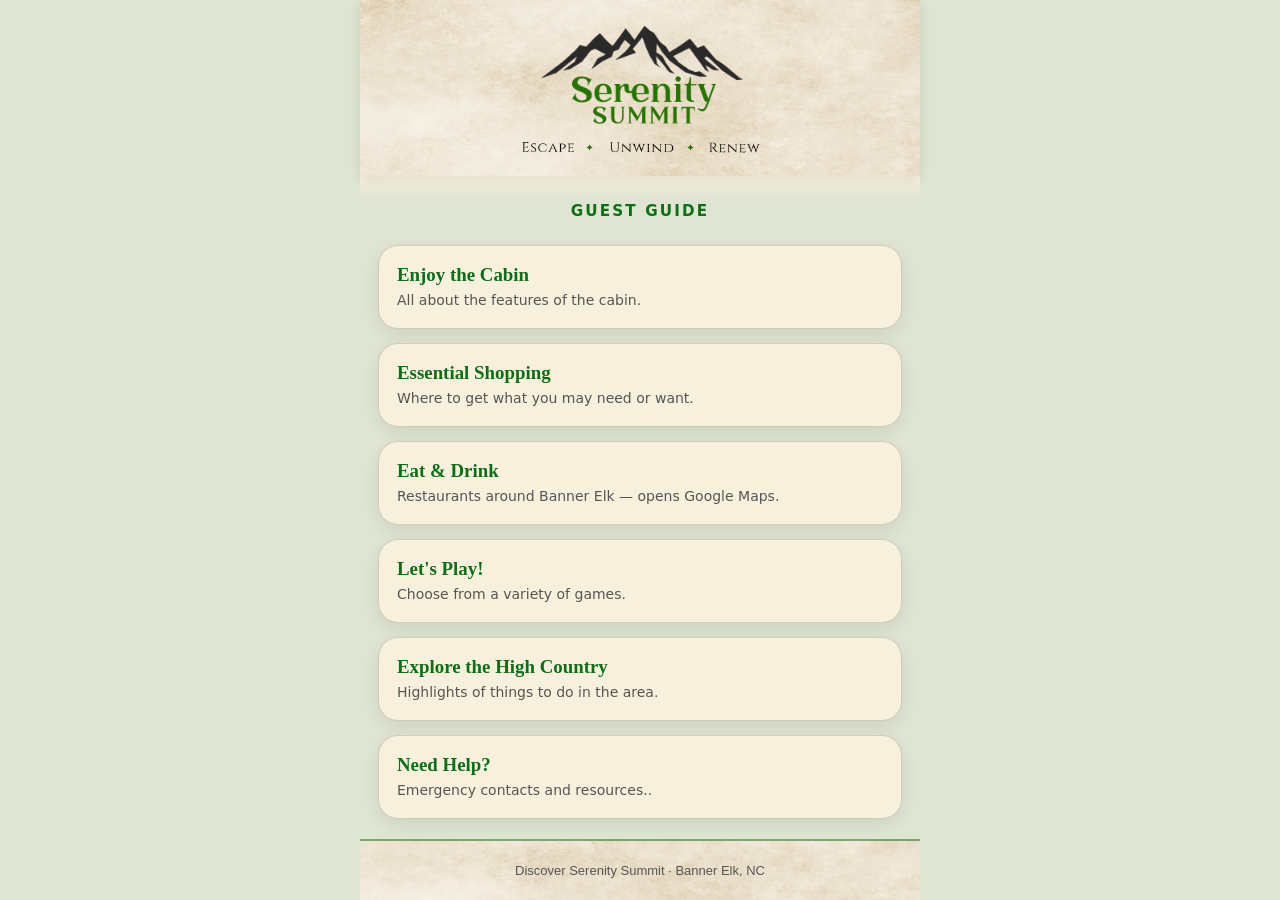
<file: index.html>
<!doctype html>
<html lang="en">
<head>
<meta charset="utf-8">
<meta name="viewport" content="width=device-width, initial-scale=1">
<meta name="theme-color" content="#ffffff">
<title>Discover Serenity Summit</title>
<link rel="stylesheet" href="shared.css?v=7">
</head>
<body>
<div class="page">

<header class="header">

  <a class="logo-link" href="./" aria-label="Serenity Summit home"><img class="logo"
       src="images/Logo-Borderless-sm2.png"
       alt="Serenity Summit"></a>

  <img class="tagline-image"
       src="images/Tagline.png"
       alt="Escape • Unwind • Renew">

</header>
<div class="fade" aria-hidden="true"></div>
<main class="content">
  <p class="intro">
    Guest Guide
  </p>

  <nav class="grid">
    <a class="card" href="guest-guide/">
      <strong>Enjoy the Cabin</strong>
      <span>All about the features of the cabin.</span>
    </a>

    <a class="card" href="shopping.html">
      <strong>Essential Shopping</strong>
      <span>Where to get what you may need or want.</span>
    </a>

    <a class="card" href="https://www.google.com/maps/search/?api=1&amp;query=restaurants+in+Banner+Elk+NC" target="_blank" rel="noopener">
      <strong>Eat &amp; Drink</strong>
      <span>Restaurants around Banner Elk &mdash; opens Google Maps.</span>
    </a>

    <a class="card" href="play.html">
      <strong>Let's Play!</strong>
      <span>Choose from a variety of games.</span>
    </a>

    <a class="card" href="explore.html">
      <strong>Explore the High Country</strong>
      <span>Highlights of things to do in the area.</span>
    </a>

    <a class="card" href="emergency.html">
      <strong>Need Help?</strong>
      <span>Emergency contacts and resources..</span>
    </a>

  </nav>

</main>
<div class="footer">Discover Serenity Summit · Banner Elk, NC</div>

</div>
</body>
</html>
</file>
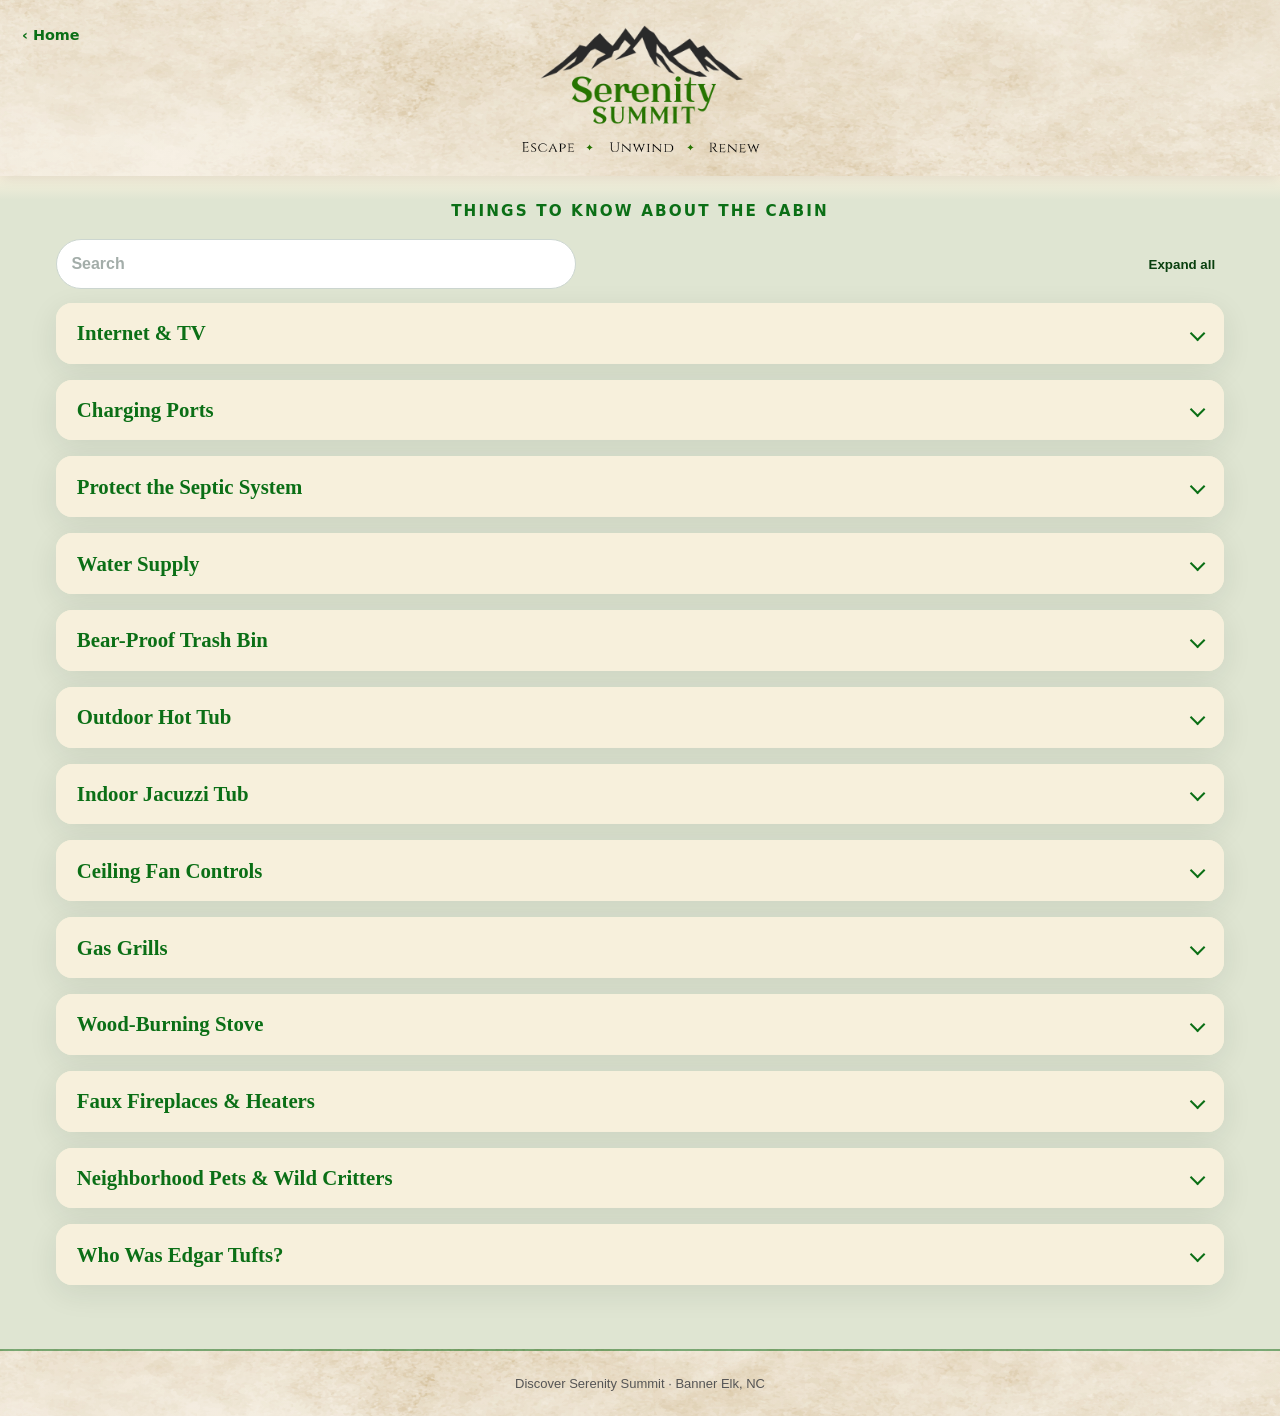
<file: guest-guide/index.html>
<!doctype html>
<html lang="en">
<head>
  <meta charset="utf-8">
  <meta name="viewport" content="width=device-width, initial-scale=1">
  <meta name="theme-color" content="#ffffff">
  <meta name="description" content="Serenity Summit cabin guest guide for internet, amenities, safety, appliances, wildlife and local history.">
  <title>Guest Guide | Serenity Summit</title>
  <link rel="stylesheet" href="../shared.css?v=7">
  <link rel="stylesheet" href="styles.css?v=15">
  <script defer src="script.js?v=5"></script>
</head>
<body>
<a class="skip-link" href="#guide">Skip to guest guide</a>
<header class="header">
  <a class="back" href="../">‹ Home</a>
  <a class="logo-link" href="../" aria-label="Serenity Summit home"><img class="logo" src="../images/Logo-Borderless-sm2.png" alt="Serenity Summit"></a>
  <img class="tagline-image" src="../images/Tagline.png" alt="Escape • Unwind • Renew">
</header>
<div class="fade" aria-hidden="true"></div>
<p class="intro">Things to Know About the Cabin</p>

<div class="utility-bar" aria-label="Guide tools">
  <div class="utility-inner">
    <label class="search-wrap" for="guide-search">
      <input id="guide-search" type="search" placeholder="Search" aria-label="Search the guest guide" autocomplete="off">
    </label>
    <button id="expand-all" class="text-button" type="button">Expand all</button>
  </div>
</div>

<div class="layout">
  <main id="guide" class="guide">
    <div id="no-results" class="no-results" hidden>No matching sections found.</div>

    <section class="guide-section" id="internet-tv" data-title="Internet & TV">
      <button class="section-heading" aria-expanded="false" aria-controls="internet-tv-content">
        <span>Internet &amp; TV</span><span class="chevron" aria-hidden="true"></span>
      </button>
      <div class="section-content" id="internet-tv-content" hidden>
        <h3>Internet access</h3>
        <p>Wi-Fi is powered by fiber optics through a local internet service provider.<br>Carolina Cabin Rentals will provide login information.</p>
        <h3>Streaming TV</h3>
        <div class="media-row logos">
          <img src="assets/youtube-tv.jpg" alt="YouTube TV logo">
          <img src="assets/netflix.jpg" alt="Netflix logo">
        </div>
        <p>Programming is provided through <strong>YouTube TV</strong> for network and cable channels, and <strong>Netflix Premium</strong> for movies and other programming. Netflix Premium permits viewing on up to four devices at once.</p>
        <ol>
          <li>Turn on the desired TV.</li>
          <li>Navigate to the TV home screen.</li>
          <li>Select YouTube TV or Netflix. These should be near the top of the app list unless moved by a previous guest.</li>
          <li>Each app should be logged into the Serenity Summit account. If not, contact the rental company.</li>
        </ol>
        <div class="notice">Please do not rearrange or remove these two primary apps, and do not sign out of either account.</div>
        <h3>Games</h3>
        <p>Board and card games are provided on both the main and lower levels &mdash; see <a href="../play.html">Let&rsquo;s Play!</a> for details. Please leave them in good condition for future guests.</p>
      </div>
    </section>

    <section class="guide-section" id="charging-ports" data-title="Charging Ports">
      <button class="section-heading" aria-expanded="false" aria-controls="charging-ports-content"><span>Charging Ports</span><span class="chevron" aria-hidden="true"></span></button>
      <div class="section-content" id="charging-ports-content" hidden>
        <p>The cabin includes convenient power and charging ports attached to various pieces of furniture. Many table lamps also have USB charging ports in their bases.</p>
        <div class="image-grid two"><img src="assets/charging-console.jpg" alt="Furniture power center with standard USB and USB-C charging ports"><img src="assets/charging-lamp.jpg" alt="USB charging port in the base of a table lamp"></div>
      </div>
    </section>

    <section class="guide-section" id="septic-system" data-title="Protect the Septic System">
      <button class="section-heading" aria-expanded="false" aria-controls="septic-system-content"><span>Protect the Septic System</span><span class="chevron" aria-hidden="true"></span></button>
      <div class="section-content" id="septic-system-content" hidden>
        <p>The cabin is <strong>not</strong> connected to a municipal sewer system. Wastewater is processed by a dedicated septic system designed only for wastewater, toilet paper, and material that has passed through the digestive system.</p>
        <div class="alert danger"><strong>Do not put anything else into drains or toilets.</strong> A septic failure can cause a wastewater backup and extremely expensive repairs.</div>
        <h3>Never flush or drain</h3>
        <ul class="columns">
          <li>Diapers</li><li>Wipes, including “flushable” wipes</li><li>Hygiene products</li><li>Paper towels</li><li>Solid or undigested food</li><li>Coffee grounds</li><li>Grease or oil</li><li>Chemicals or paint</li>
        </ul>
        <div class="image-grid two contain"><img src="assets/septic-sign-1.jpg" alt="Sensitive septic system reminder sign"><img src="assets/septic-sign-2.jpg" alt="Please do not flush products other than toilet paper sign"></div>
        <p>Thank you for helping protect the system and the stays of future guests.</p>
      </div>
    </section>

    <section class="guide-section" id="water-supply" data-title="Water Supply">
      <button class="section-heading" aria-expanded="false" aria-controls="water-supply-content"><span>Water Supply</span><span class="chevron" aria-hidden="true"></span></button>
      <div class="section-content" id="water-supply-content" hidden>
        <div class="split"><div><p>The cabin is supplied by a private well rather than a municipal water system. The well pump depends on electricity.</p><div class="alert warning"><strong>During a power failure, water may not be available.</strong> This can also limit the ability to flush toilets.</div><p>Contact the rental management company if you experience water-supply issues.</p></div><img src="assets/well-diagram.jpg" alt="Diagram of a private well, submersible pump and pressure tank"></div>
        <h3>Hot water</h3>
        <div class="split reverse"><div><p>The cabin is equipped with an 80-gallon electric water heater. With a larger party, manage hot-water use among showers, baths, the washing machine and the dishwasher.</p><p>Using several simultaneously may overwhelm the heater’s recovery capacity. Contact the rental management company if the problem persists.</p></div><img src="assets/water-heater.jpg" alt="Electric hot water heater"></div>
      </div>
    </section>

    <section class="guide-section" id="bear-proof-trash" data-title="Bear-Proof Trash Bin">
      <button class="section-heading" aria-expanded="false" aria-controls="bear-proof-trash-content"><span>Bear-Proof Trash Bin</span><span class="chevron" aria-hidden="true"></span></button>
      <div class="section-content" id="bear-proof-trash-content" hidden>
        <div class="split"><div><p>North Carolina’s High Country is bear country. Bears may visit Serenity Summit while looking for a meal.</p><div class="alert danger"><strong>Do not leave out trash, food coolers or pet food, and never leave food in your car.</strong> Bears can break into vehicles or badly damage them trying. Once a bear finds food, it will keep coming back.</div></div><img src="assets/bears.jpg" alt="Black bear family near the cabin"></div>
        <h3>Dispose of trash in the bear-proof receptacle near the front shed</h3>
        <div class="image-grid two"><img src="assets/bear-bin.jpg" alt="Bear-proof trash receptacle beside the front shed"><img src="assets/bear-bin-latch.jpg" alt="Close-up of the bear-proof receptacle latch"></div>
        <p>Insert your index finger in the latch and pull outward in a “come here” motion. Put bagged trash inside one of the containers and securely close the lid to reduce odors.</p>
        <p>Bears are wild animals. Mother bears are highly protective of their cubs. Everyone in your party, including pets, should maintain a safe distance.</p>
      </div>
    </section>

    <section class="guide-section" id="outdoor-hot-tub" data-title="Outdoor Hot Tub">
      <button class="section-heading" aria-expanded="false" aria-controls="outdoor-hot-tub-content"><span>Outdoor Hot Tub</span><span class="chevron" aria-hidden="true"></span></button>
      <div class="section-content" id="outdoor-hot-tub-content" hidden>
        <p>The Viking Regal ETS spa is located on the lower patio and is maintained by the rental management company.</p>
        <h3>Spa rules</h3>
        <ul><li>Use at your own risk.</li><li>Always supervise minors and children.</li><li>Consider medical conditions for which hot-tub use is not advised.</li><li>Shower before use.</li><li>Do not add soap, bubble bath or similar products.</li><li>No glass containers. Plastic tumblers are provided in both kitchens.</li><li><strong>Close the cover whenever the spa is not in use.</strong></li></ul>
        <p>The spa will run occasionally to circulate, filter and heat the water. This is normal. It has two jet pumps; use either or both as needed. The jets automatically shut off after a preset time and can simply be restarted.</p>
        <p>All jets can be adjusted from fully off to fully on. Two knobs control the amount of bubbling.</p>
        <div class="image-grid three"><figure><img src="assets/hot-tub-controls.jpg" alt="Viking spa control panel"><figcaption>Temperature, light and jet controls</figcaption></figure><figure><img src="assets/hot-tub-bubbles.jpg" alt="Hot tub bubble adjustment knob"><figcaption>Bubble adjustment</figcaption></figure><figure><img src="assets/hot-tub-intake.jpg" alt="Hot tub intake grill"><figcaption>When unoccupied, water should cover no more than two-thirds of the intake grill</figcaption></figure></div>
      </div>
    </section>

    <section class="guide-section" id="indoor-jacuzzi" data-title="Indoor Jacuzzi Tub">
      <button class="section-heading" aria-expanded="false" aria-controls="indoor-jacuzzi-content"><span>Indoor Jacuzzi Tub</span><span class="chevron" aria-hidden="true"></span></button>
      <div class="section-content" id="indoor-jacuzzi-content" hidden>
        <h3>Filling</h3>
        <p>The main-level Jacuzzi tub holds 60 gallons and can use most of the cabin’s available hot water. Avoid using other tubs, showers, washing machines or dishwashers while it fills.</p>
        <p>Filling can take up to 20 minutes. Monitor it closely even though it has an overflow drain. Remember that the water level rises when you enter.</p>
        <div class="alert danger"><strong>Do not turn on the jets until the lower-front intake is fully submerged. Turn the tub off before draining.</strong></div>
        <h3>Controls</h3>
        <dl class="control-list"><dt>On/off</dt><dd>Press the center button.</dd><dt>Bubbling</dt><dd>The two outside knobs control bubble intensity. The left knob controls the front jets; the right knob controls the rear jets.</dd><dt>Jet adjustment</dt><dd>Turn the scalloped section of the two larger front jets. Smaller jets can be angled gently by hand; do not force them.</dd></dl>
        <img class="wide-image contain-image" src="assets/jacuzzi-controls.jpg" alt="Jacuzzi tub controls with center on-off button and two bubble adjustment knobs">
      </div>
    </section>

    <section class="guide-section" id="ceiling-fans" data-title="Ceiling Fan Controls">
      <button class="section-heading" aria-expanded="false" aria-controls="ceiling-fans-content"><span>Ceiling Fan Controls</span><span class="chevron" aria-hidden="true"></span></button>
      <div class="section-content" id="ceiling-fans-content" hidden>
        <h3>Main-level bedroom</h3><p>Use the single wall switch near the door.</p>
        <h3>Living room fan and lights</h3><div class="split"><div><p>The left wall switch provides power. Use the wall-mounted remote to select fan speed.</p><p>Press and release the light button to toggle the lights. Press and hold it to dim or brighten.</p></div><img src="assets/living-room-fan-remote.jpg" alt="Living room ceiling fan remote"></div>
        <h3>Loft fan and light</h3><div class="split reverse"><div><p>The wall panel controls the light and fan speed. Pressing the additional timer button while the light is on makes the light flash once, then turn off in about one minute—enough time to get into bed or head downstairs.</p></div><img src="assets/loft-fan-panel.jpg" alt="Loft ceiling fan and light wall control"></div>
      </div>
    </section>

    <section class="guide-section" id="gas-grills" data-title="Gas Grills">
      <button class="section-heading" aria-expanded="false" aria-controls="gas-grills-content"><span>Gas Grills</span><span class="chevron" aria-hidden="true"></span></button>
      <div class="section-content" id="gas-grills-content" hidden>
        <p>Gas grills should be available on the deck and lower patio.</p>
        <ol><li>Always supervise children and minors.</li><li>Open the grill lid.</li><li>Confirm the propane tank has fuel; replace it with a spare if needed.</li><li>Fully open the propane valve by turning it counter-clockwise.</li><li>Turn on the designated ignition burner while pressing and holding the igniter. You should hear clicking and the burner should ignite.</li><li>Turn on other burners as desired, set the heat level, close the lid and allow the grill to preheat.</li></ol>
        <div class="alert warning">If the grill does not ignite, turn the burner knob off and allow propane gas to clear before troubleshooting or trying again.</div>
        <p>Clean the grill after each use with the provided brush. Contact the rental management company if you need additional propane.</p>
        <div class="image-grid two"><figure><img src="assets/lower-grill-controls.jpg" alt="Lower grill burner controls"><figcaption>Lower grill: ignite the center burner first</figcaption></figure><figure><img src="assets/upper-grill-controls.jpg" alt="Upper grill burner controls"><figcaption>Upper grill: ignite the left burner first</figcaption></figure></div>
      </div>
    </section>

    <section class="guide-section" id="wood-stove" data-title="Wood-Burning Stove">
      <button class="section-heading" aria-expanded="false" aria-controls="wood-stove-content"><span>Wood-Burning Stove</span><span class="chevron" aria-hidden="true"></span></button>
      <div class="section-content" id="wood-stove-content" hidden>
        <div class="split"><div><p>The stove’s damper controls how quickly wood burns and how much heat is generated.</p><p><strong>Fully open:</strong> pull the control all the way toward you, typically when first starting the fire.</p><p><strong>Close:</strong> push the control inward until you reach the desired burn rate.</p></div><img src="assets/wood-stove.jpg" alt="Wood-burning stove with damper control labeled"></div>
        <div class="alert danger"><strong>Never discard ashes that may still be hot.</strong> Use the provided shovel and ash can, and protect the wood floor and furniture from hot coals.</div>
      </div>
    </section>

    <section class="guide-section" id="fireplaces-heaters" data-title="Faux Fireplaces & Heaters">
      <button class="section-heading" aria-expanded="false" aria-controls="fireplaces-heaters-content"><span>Faux Fireplaces & Heaters</span><span class="chevron" aria-hidden="true"></span></button>
      <div class="section-content" id="fireplaces-heaters-content" hidden>
        <p>The faux fireplaces provide visual ambiance and supplemental heat.</p>
        <h3>Main-level TV console fireplace</h3><p>Use the remote or buttons at the upper right of the fireplace to control power, flame brightness, flame speed, down-light level, heat level and shut-off timer.</p><div class="image-grid two contain"><img src="assets/main-fireplace-remote.jpg" alt="Main-level fireplace remote"><img src="assets/main-fireplace-buttons.jpg" alt="Main-level fireplace control buttons"></div>
        <h3>Downstairs fireplace</h3><p>Use the remote or buttons at the upper right to control power, flame intensity, heat level and shut-off timer.</p><div class="image-grid two contain"><img src="assets/downstairs-fireplace-remote.png" alt="Downstairs fireplace remote"><img src="assets/downstairs-fireplace-buttons.jpg" alt="Downstairs fireplace control buttons"></div>
        <h3>Bunk-room heater</h3><p>The heater can operate with flames only, low heat (1000W), or high heat (1500W). Use the thermostat knob for additional temperature control and the right knob for flame intensity.</p><img class="wide-image contain-image" src="assets/bunk-heater-controls.jpg" alt="Bunk-room heater controls for thermostat, power level and flame intensity"><div class="notice"><strong>Keep the bunk-room heater unplugged when not in use.</strong></div>
        <h3>Dining-room radiant baseboard heater</h3><p>The control knob is on the left. Because there is no on-indicator light, remember to turn it off when not needed and on departure day.</p>
      </div>
    </section>

    <section class="guide-section" id="pets-wildlife" data-title="Neighborhood Pets & Wild Critters">
      <button class="section-heading" aria-expanded="false" aria-controls="pets-wildlife-content"><span>Neighborhood Pets & Wild Critters</span><span class="chevron" aria-hidden="true"></span></button>
      <div class="section-content" id="pets-wildlife-content" hidden>
        <p>Nearby residents live here full-time or part-time. Please respect their privacy and keep after-hours noise reasonable.</p>
        <h3>Cats and dogs</h3><div class="image-grid two"><figure><img src="assets/tufts-cat.jpg" alt="Tufts, a friendly neighborhood cat"><figcaption>Tufts, the very social cat next door</figcaption></figure><figure><img src="assets/sable-dog.jpg" alt="Sable, a German Shepherd"><figcaption>Sable occasionally visits from Florida</figcaption></figure></div>
        <p>Local pets treat the secluded hill as their playground. Tufts may stop by for attention. A wary black cat sometimes appears near an abandoned barn. Sable is large but typically friendly, and another wolf-like neighborhood dog has also been reported as friendly. Use your judgment, especially with your own pets.</p>
        <h3>Wild animals</h3><p>You may see groundhogs, deer, wild turkeys and black bears. At night you may hear coyotes. Enjoy the wildlife, but maintain distance and treat every wild animal with respect.</p>
        <div class="image-grid four"><img src="assets/deer.jpg" alt="Deer beside an Adirondack chair"><img src="assets/groundhog.jpg" alt="Groundhog looking from a tree trunk"><img src="assets/turkey.jpg" alt="Wild turkey near the cabin"><img src="assets/bears-small.png" alt="Black bears near the cabin"></div>
      </div>
    </section>

    <section class="guide-section" id="edgar-tufts" data-title="Who Was Edgar Tufts?">
      <button class="section-heading" aria-expanded="false" aria-controls="edgar-tufts-content"><span>Who Was Edgar Tufts?</span><span class="chevron" aria-hidden="true"></span></button>
      <div class="section-content" id="edgar-tufts-content" hidden>
        <div class="split portrait"><div><p>Edgar Tufts was an important figure in Banner Elk’s history, particularly in education and community development.</p><h3>Education and community</h3><p>Tufts founded Banner Elk Academy in 1884 and worked to improve educational opportunities in the Appalachian region. He also helped strengthen community institutions and infrastructure.</p><h3>Tourism and legacy</h3><p>He promoted Banner Elk as a summer retreat, emphasizing its natural beauty, fresh air and mild climate. His work helped shape the town’s future. He died in 1923, but his influence remains visible in the institutions and community he helped build.</p></div><img src="assets/edgar-tufts.jpg" alt="Portrait of Edgar Tufts"></div>
        <p class="source-note">This condensed historical summary was adapted from the prior printed guest guide.</p>
      </div>
    </section>

  </main>
</div>
<div class="footer">Discover Serenity Summit · Banner Elk, NC</div>
</body>
</html>
</file>
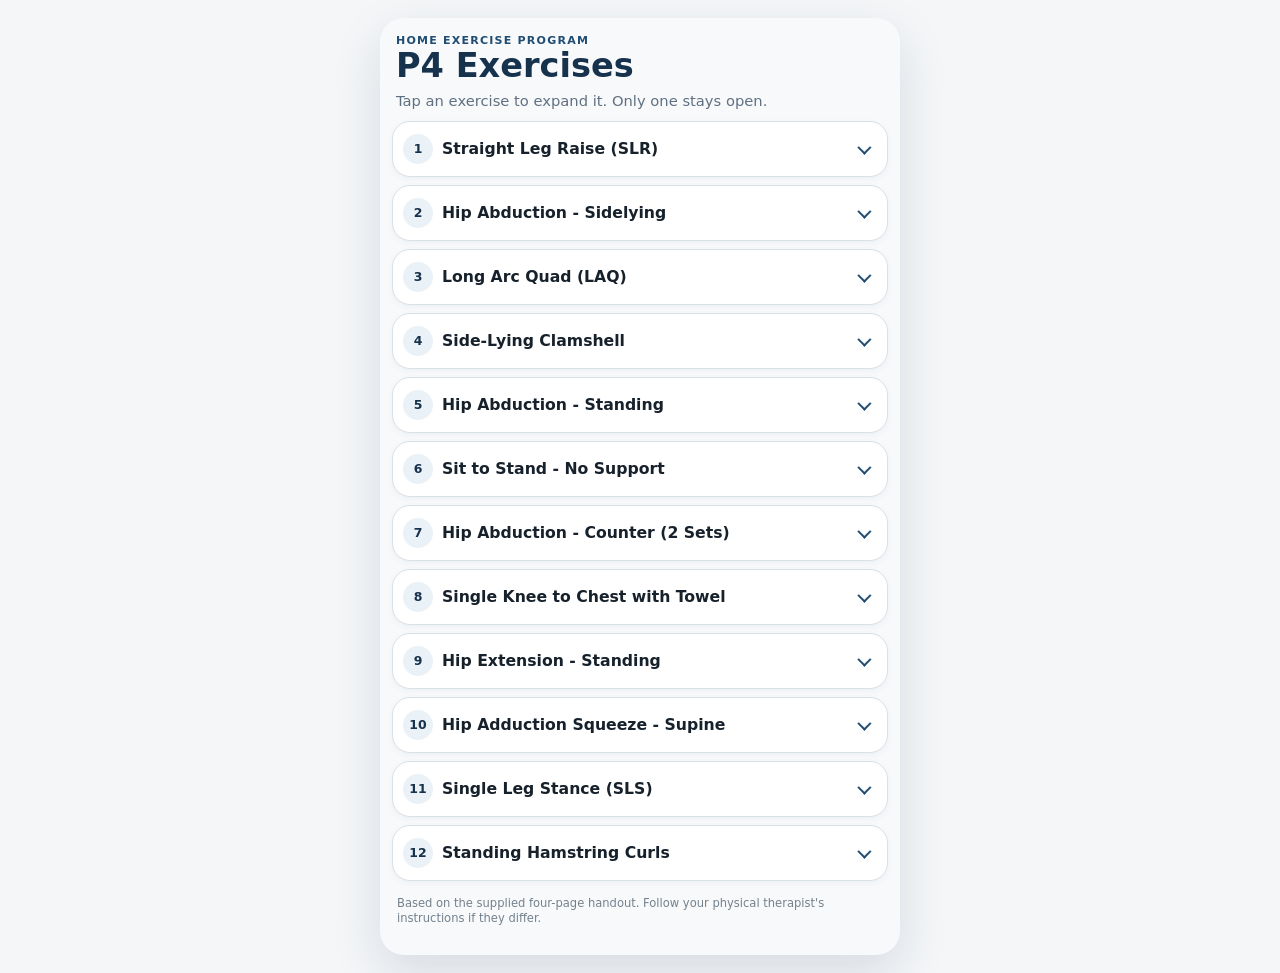
<file: pt-exercises/index.html>
<!doctype html>
<html lang="en">
<head>
  <meta charset="utf-8">
  <meta name="viewport" content="width=device-width, initial-scale=1, viewport-fit=cover">
  <meta name="theme-color" content="#17324d">
  <meta name="description" content="A compact, offline-friendly exercise guide for the P4 home exercise program.">
  <title>P4 Exercises</title>
  <link rel="manifest" href="./manifest.webmanifest">
  <link rel="icon" href="./assets/icons/icon-192.png">
  <link rel="apple-touch-icon" href="./assets/icons/icon-192.png">
  <link rel="stylesheet" href="./styles.css">
</head>
<body>
  <main class="app-shell">
    <header class="app-header">
      <div>
        <p class="eyebrow">HOME EXERCISE PROGRAM</p>
        <h1>P4 Exercises</h1>
      </div>
      <button class="collapse-all" id="collapseAll" type="button" hidden>Collapse</button>
    </header>
    <p class="intro">Tap an exercise to expand it. Only one stays open.</p>
    <section class="exercise-list" id="exerciseList" aria-label="Exercise list"></section>
    <footer>Based on the supplied four-page handout. Follow your physical therapist's instructions if they differ.</footer>
  </main>
  <script src="./app.js" defer></script>
</body>
</html>
</file>
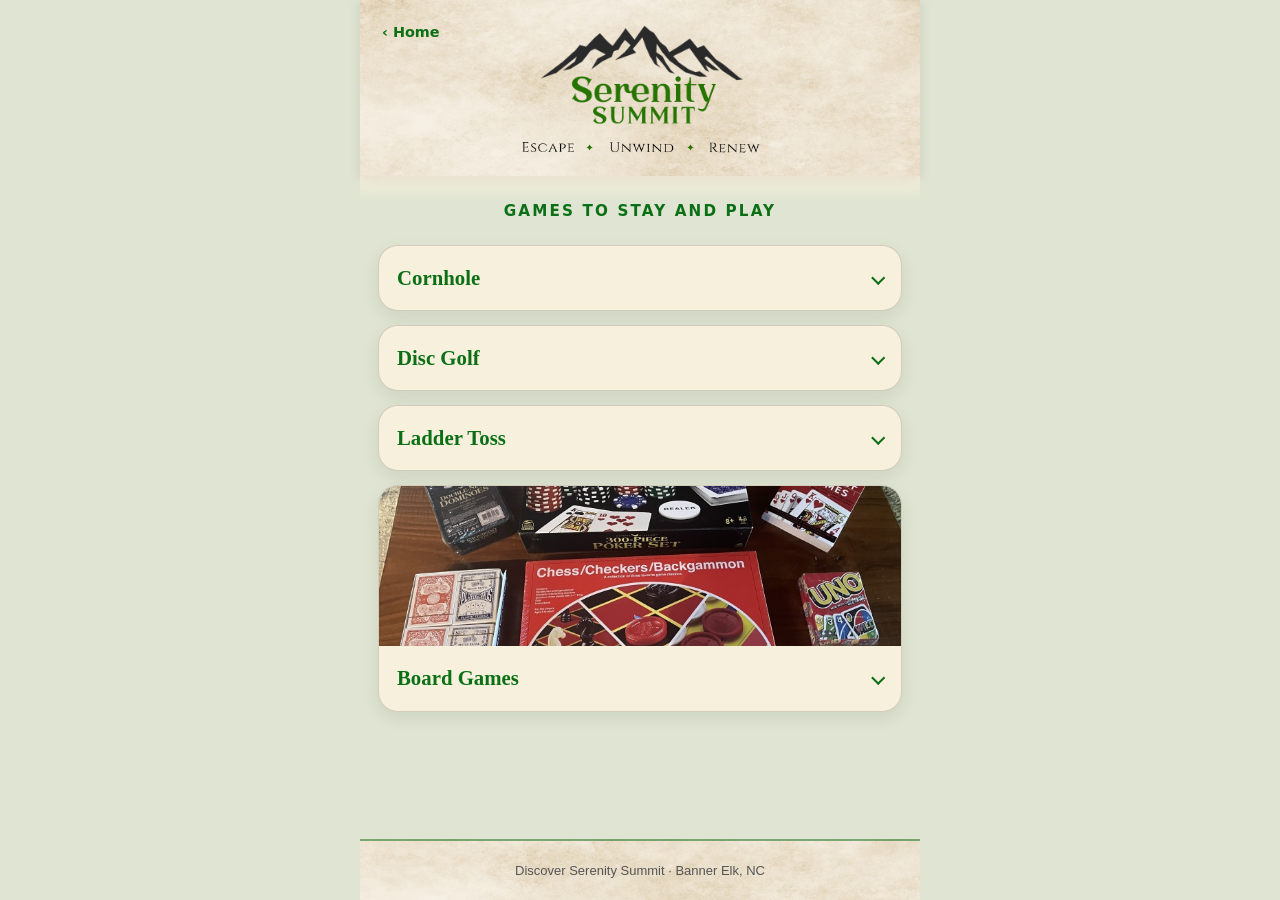
<file: board-games.html>
<!doctype html>
<html lang="en">
<head>
<meta charset="utf-8">
<meta http-equiv="refresh" content="0;url=play.html">
<title>Redirecting &middot; Serenity Summit</title>
</head>
<body>
<p>This page has moved. Redirecting to <a href="play.html">Let&rsquo;s Play!</a>&hellip;</p>
</body>
</html>
</file>
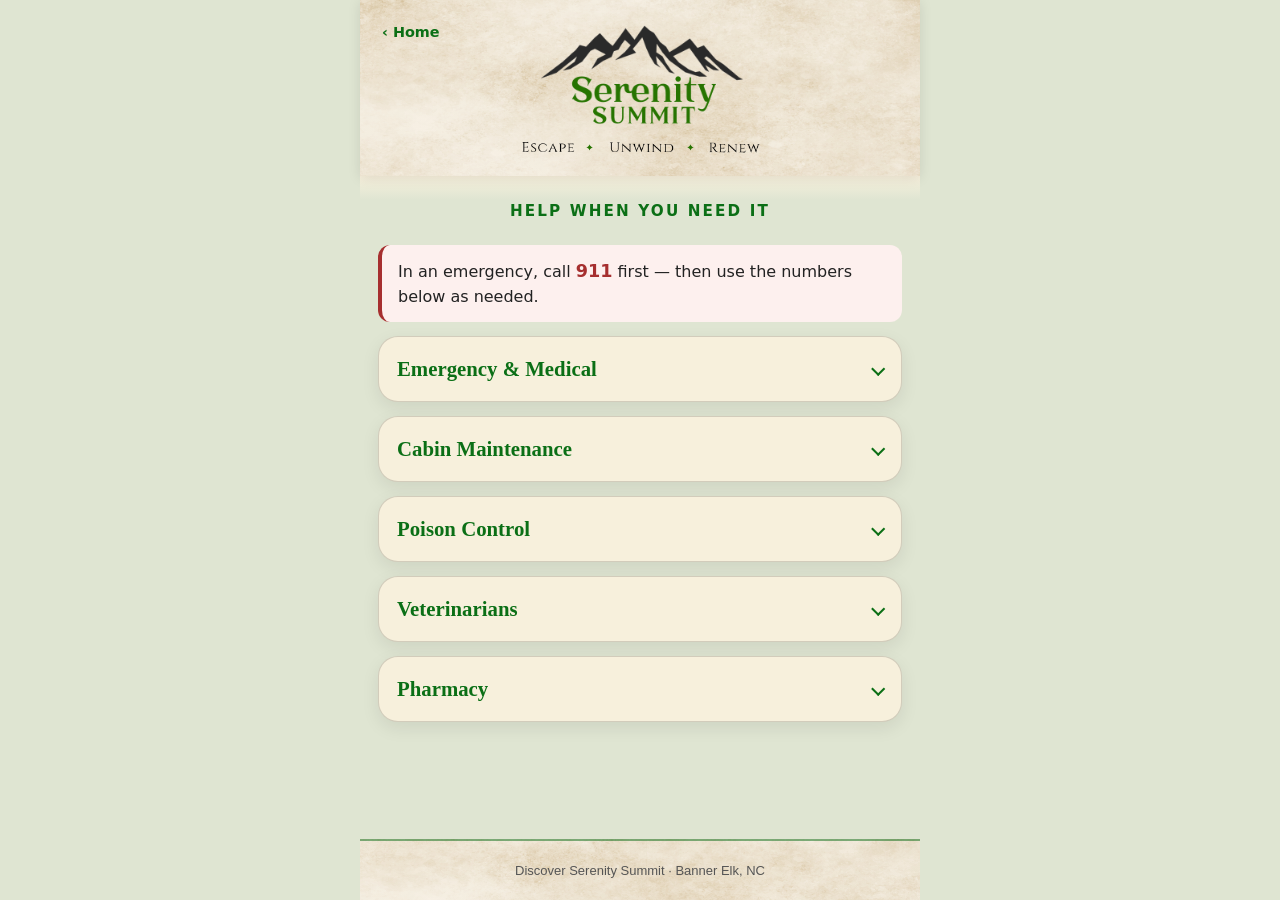
<file: emergency.html>
<!doctype html>
<html lang="en">
<head>
<meta charset="utf-8">
<meta name="viewport" content="width=device-width, initial-scale=1">
<meta name="theme-color" content="#ffffff">
<title>Need Help | Serenity Summit</title>
<link rel="stylesheet" href="shared.css?v=7">
<style>
.card.acc{padding:0;overflow:hidden}
.acc-head{width:100%;display:flex;justify-content:space-between;align-items:center;text-align:left;padding:18px;border:0;background:transparent;font-family:Georgia,serif;font-size:1.3rem;font-weight:700;color:var(--green);cursor:pointer}
.acc-head>span:first-child{font-family:Georgia,serif;font-size:1.3rem;font-weight:700;color:var(--green)}
.acc-head .chev{color:var(--green);width:.65rem;height:.65rem;border-right:2px solid currentColor;border-bottom:2px solid currentColor;transform:rotate(45deg);transition:transform .2s;flex:none;margin-left:12px}
.acc-head[aria-expanded="true"] .chev{transform:rotate(225deg)}
.acc-body{padding:2px 18px 18px}
.contact{padding:12px 0;border-top:1px solid rgba(0,0,0,.1);font-family:system-ui,sans-serif}
.contact:first-of-type{border-top:0;padding-top:2px}
.contact:last-child{padding-bottom:0}
.contact .name{font-weight:700}
.contact a.tel{display:inline-block;margin-top:3px;font-weight:700;font-size:1.1rem;color:var(--green);text-decoration:none}
.contact .addr{font-size:.9rem;color:#555;margin-top:2px}
.contact .note{font-size:.9rem;color:#555;margin-top:4px;line-height:1.4}
a.alert-911{display:block;background:#fdf0ee;border-left:4px solid #a62f2f;border-radius:12px;padding:14px 16px;margin:0 0 14px;font-family:system-ui,sans-serif;line-height:1.45;color:inherit;text-decoration:none}
.alert-911 strong{color:#a62f2f;font-size:1.1rem}
</style>
</head>
<body>
<div class="page">

<header class="header">
  <a class="back" href="./">‹ Home</a>
  <a class="logo-link" href="./" aria-label="Serenity Summit home"><img class="logo"
       src="images/Logo-Borderless-sm2.png"
       alt="Serenity Summit"></a>
  <img class="tagline-image"
       src="images/Tagline.png"
       alt="Escape • Unwind • Renew">
</header>
<div class="fade" aria-hidden="true"></div>

<main class="content">
  <p class="intro">Help When You Need It</p>

  <a class="alert-911" href="tel:911">In an emergency, call <strong>911</strong> first — then use the numbers below as needed.</a>

  <div class="stack">

    <section class="card acc">
      <button class="acc-head" aria-expanded="false" aria-controls="acc-emergency"><span>Emergency &amp; Medical</span><span class="chev" aria-hidden="true"></span></button>
      <div class="acc-body" id="acc-emergency" hidden>
        <div class="contact">
          <div class="name">Avery County Sheriff</div>
          <a class="tel" href="tel:+18287332071">(828) 733-2071</a>
          <div class="note">Non-emergency line. For crimes in progress, fire, or medical emergencies, call 911.</div>
        </div>
        <div class="contact">
          <div class="name">Cannon Memorial Hospital — Emergency Dept.</div>
          <a class="tel" href="tel:+18287377000">(828) 737-7000</a>
          <div class="addr">434 Hospital Drive, Linville</div>
          <div class="note">24-hour emergency department.</div>
        </div>
        <div class="contact">
          <div class="name">Ballad Health Urgent Care</div>
          <a class="tel" href="tel:+18287839183">(828) 783-9183</a>
          <div class="addr">108 Park Avenue, Banner Elk</div>
          <div class="note">Walk-ins welcome for minor illness and injury. Call for current hours.</div>
        </div>
      </div>
    </section>

    <section class="card acc">
      <button class="acc-head" aria-expanded="false" aria-controls="acc-cabin"><span>Cabin Maintenance</span><span class="chev" aria-hidden="true"></span></button>
      <div class="acc-body" id="acc-cabin" hidden>
        <div class="contact">
          <div class="name">Carolina Cabin Rentals</div>
          <a class="tel" href="tel:+18282956000">(828) 295-6000</a>
          <div class="note">Anything with the cabin itself — appliances, hot tub, heat, locks, or anything that doesn&rsquo;t seem right.</div>
        </div>
      </div>
    </section>

    <section class="card acc">
      <button class="acc-head" aria-expanded="false" aria-controls="acc-poison"><span>Poison Control</span><span class="chev" aria-hidden="true"></span></button>
      <div class="acc-body" id="acc-poison" hidden>
        <div class="contact">
          <div class="name">Poison Control Center</div>
          <a class="tel" href="tel:+18002221222">1-800-222-1222</a>
          <div class="note">Free, confidential, 24/7 — for people and pets.</div>
        </div>
      </div>
    </section>

    <section class="card acc">
      <button class="acc-head" aria-expanded="false" aria-controls="acc-vets"><span>Veterinarians</span><span class="chev" aria-hidden="true"></span></button>
      <div class="acc-body" id="acc-vets" hidden>
        <div class="contact">
          <div class="name">Linville Animal Hospital</div>
          <a class="tel" href="tel:+18288988900">(828) 898-8900</a>
          <div class="addr">4004 NC-105, Banner Elk</div>
          <div class="note">Well-regarded local practice. Weekdays 9&ndash;5.</div>
        </div>
        <div class="contact">
          <div class="name">Animal Emergency Clinic of the High Country</div>
          <a class="tel" href="tel:+18282682833">(828) 268-2833</a>
          <div class="addr">1710 NC-105, Boone</div>
          <div class="note">24-hour emergency vet care.</div>
        </div>
      </div>
    </section>

    <section class="card acc">
      <button class="acc-head" aria-expanded="false" aria-controls="acc-pharmacy"><span>Pharmacy</span><span class="chev" aria-hidden="true"></span></button>
      <div class="acc-body" id="acc-pharmacy" hidden>
        <div class="contact">
          <div class="name">Banner Elk Pharmacy</div>
          <a class="tel" href="tel:+18288984271">(828) 898-4271</a>
          <div class="addr">110 Park Avenue, Banner Elk</div>
          <div class="note">Mon&ndash;Fri 8:30&ndash;6, Sat 9&ndash;2, closed Sunday.</div>
        </div>
        <div class="contact">
          <div class="name">Walgreens</div>
          <a class="tel" href="tel:+18288988971">(828) 898-8971</a>
          <div class="addr">4059 NC Highway 105 S, at Tynecastle Hwy</div>
          <div class="note">Pharmacy Mon&ndash;Sat 9&ndash;6 (closed 1:30&ndash;2 for lunch); store open Sunday 10&ndash;6.</div>
        </div>
      </div>
    </section>

  </div>

</main>
<div class="footer">Discover Serenity Summit · Banner Elk, NC</div>

</div>

<script>
document.querySelectorAll('.acc-head').forEach(function(btn){
  btn.addEventListener('click', function(){
    var willOpen = btn.getAttribute('aria-expanded') !== 'true';
    document.querySelectorAll('.acc-head').forEach(function(b){
      b.setAttribute('aria-expanded', 'false');
      document.getElementById(b.getAttribute('aria-controls')).hidden = true;
    });
    if (willOpen){
      btn.setAttribute('aria-expanded', 'true');
      document.getElementById(btn.getAttribute('aria-controls')).hidden = false;
      scrollCardIntoView(btn);
    }
function scrollCardIntoView(btn){
  var card=btn.closest('.card');
  var header=document.querySelector('.header');
  var y=card.getBoundingClientRect().top+window.scrollY-(header?header.offsetHeight:0)-12;
  window.scrollTo({top:y,behavior:'smooth'});
}

  });
});
</script>

</body>
</html>
</file>
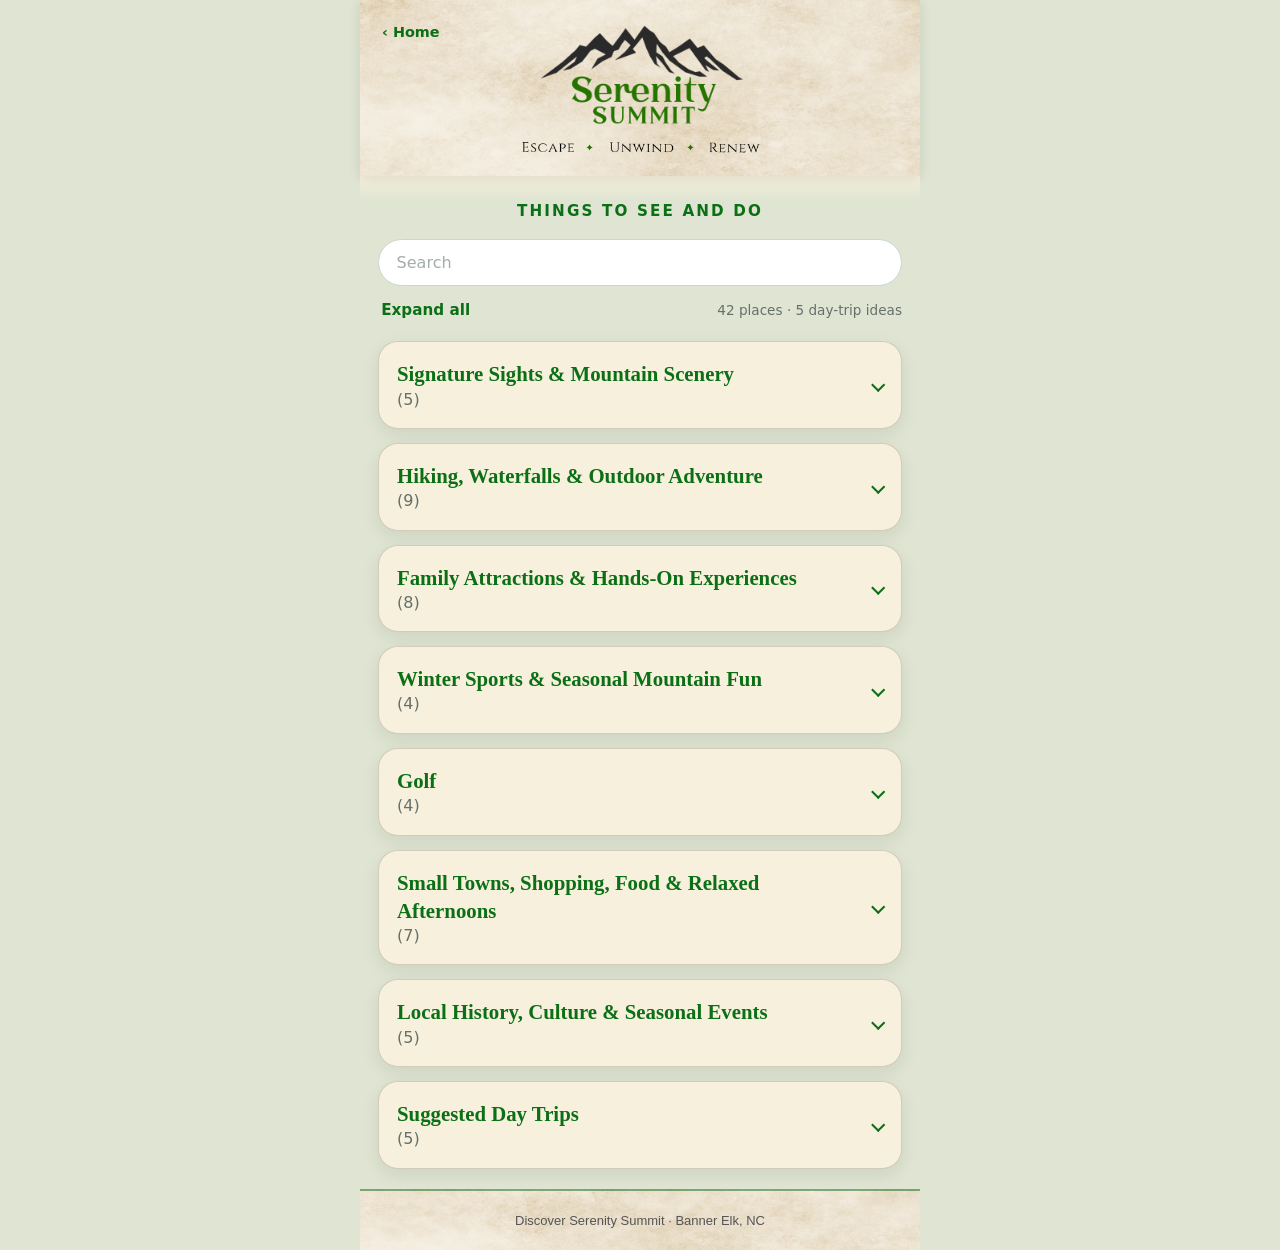
<file: explore.html>
<!doctype html>
<html lang="en">
<head>
<meta charset="utf-8">
<meta name="viewport" content="width=device-width, initial-scale=1">
<meta name="theme-color" content="#ffffff">
<title>Explore the High Country | Serenity Summit</title>
<link rel="stylesheet" href="shared.css?v=7">
<style>
.card.acc{padding:0;overflow:hidden}
.acc-head{width:100%;display:flex;justify-content:space-between;align-items:center;text-align:left;padding:18px;border:0;background:transparent;font-family:Georgia,serif;font-size:1.3rem;font-weight:700;color:var(--green);cursor:pointer}
.acc-head>span:first-child{font-family:Georgia,serif;font-size:1.3rem;font-weight:700;color:var(--green)}
.acc-head .count{font-weight:400;font-size:1rem;color:#66706b}
.acc-head .chev{color:var(--green);width:.65rem;height:.65rem;border-right:2px solid currentColor;border-bottom:2px solid currentColor;transform:rotate(45deg);transition:transform .2s;flex:none;margin-left:12px}
.acc-head[aria-expanded="true"] .chev{transform:rotate(225deg)}
.acc-body{padding:2px 18px 18px}
.acc-body p{margin:0 0 .6rem;line-height:1.45;font-size:.95rem}
.poi{margin:0 0 .75rem;line-height:1.45;font-size:.95rem}
.poi:last-child{margin-bottom:0}
.poi strong{color:var(--green)}
.poi strong a{color:inherit;text-decoration:underline;text-decoration-thickness:1px;text-underline-offset:3px}
.fit{display:block;font-size:.85rem;color:#66706b;font-style:italic;margin-top:2px}
.trips{margin:0;padding-left:1.4rem}
.trips li{margin:0 0 .75rem;line-height:1.45;font-size:.95rem}
.trips li:last-child{margin-bottom:0}
.trips li strong{color:var(--green)}
.intro{margin-bottom:16px}
.search{margin:0 0 14px}
.search input{width:100%;padding:.8rem 1.1rem;border:1px solid #ccd6d0;border-radius:999px;background:#fff;font-size:1rem;font-family:system-ui,sans-serif;color:var(--dark)}
.search input::placeholder{color:#a3ada9;opacity:1}
.search input:focus{outline:2px solid var(--green);outline-offset:1px}
.search-row{display:flex;justify-content:space-between;align-items:center;gap:.75rem;margin-top:6px}
.text-button{border:0;background:transparent;color:var(--green);font-weight:700;cursor:pointer;padding:.55rem .2rem;font-size:.95rem;font-family:system-ui,sans-serif}
.search-meta{font-size:.85rem;color:#66706b;font-family:system-ui,sans-serif;margin:0;text-align:right}
.note-card{font-size:.9rem;line-height:1.5}
.note-card strong{color:var(--green)}
</style>
</head>
<body>
<div class="page">

<header class="header">

  <a class="back" href="./">‹ Home</a>

  <a class="logo-link" href="./" aria-label="Serenity Summit home"><img class="logo"
       src="images/Logo-Borderless-sm2.png"
       alt="Serenity Summit"></a>

  <img class="tagline-image"
       src="images/Tagline.png"
       alt="Escape • Unwind • Renew">

</header>
<div class="fade" aria-hidden="true"></div>
<main class="content">
  <p class="intro">
    things to see and do
  </p>

  <div class="search">
    <input type="search" id="explore-search" aria-label="Search places to explore" placeholder="Search" autocomplete="off">
    <div class="search-row">
      <button id="expand-all" class="text-button" type="button">Expand all</button>
      <p class="search-meta" id="search-meta" aria-live="polite"></p>
    </div>
  </div>

  <div class="stack">

    <!-- Quick-note card hidden 2026-10-08 per Trevor; restore when wanted.
    <div class="card note-card">
      <strong>A quick note before you set out.</strong>
      Hours, road access, and trail conditions change &mdash; the Blue Ridge Parkway has periodic closures, and some areas are still recovering from Helene. Confirm before you go.
    </div>
    -->

    <section class="card acc">
      <button class="acc-head" aria-expanded="false" aria-controls="acc-sights"><span>Signature Sights &amp; Mountain Scenery <span class="count">(5)</span></span><span class="chev" aria-hidden="true"></span></button>
      <div class="acc-body" id="acc-sights" hidden>
        <p class="poi"><strong><a href="https://grandfather.com/" target="_blank" rel="noopener">Grandfather Mountain</a></strong> &mdash; Cross the Mile High Swinging Bridge, take in expansive mountain views, and explore wildlife habitats and nature exhibits. One of the area&rsquo;s most recognizable attractions.<span class="fit">Best for: first-time visitors, families, photographers.</span></p>
        <p class="poi"><strong><a href="https://www.nps.gov/blri/index.htm" target="_blank" rel="noopener">Blue Ridge Parkway &amp; Linn Cove Viaduct</a></strong> &mdash; A scenic drive with overlooks and mountain landscapes, including the famous viaduct wrapping around Grandfather Mountain. Check current road closures rather than assuming the full route is open.<span class="fit">Best for: scenic drives, photography, fall foliage.</span></p>
        <p class="poi"><strong><a href="https://theblowingrock.com/" target="_blank" rel="noopener">The Blowing Rock</a></strong> &mdash; The namesake cliff attraction, with mountain views and short walks through the grounds. Pairs well with time in downtown Blowing Rock.<span class="fit">Best for: couples, families, scenery without a long hike.</span></p>
        <p class="poi"><strong><a href="https://nps.gov/blri/planyourvisit/moses-h-cone-memorial-park-mp-294.htm" target="_blank" rel="noopener">Moses H. Cone Memorial Park</a></strong> &mdash; A historic estate with lake scenery and an extensive carriage-trail network. A good alternative to a rugged mountain hike.<span class="fit">Best for: leisurely walks, history, a relaxed outdoor afternoon.</span></p>
        <p class="poi"><strong><a href="https://nps.gov/blri/planyourvisit/julian-price-park-mp-297.htm" target="_blank" rel="noopener">Julian Price Memorial Park &amp; Price Lake</a></strong> &mdash; Lakeside scenery, walking, and picnic spots along the Parkway.<span class="fit">Best for: families, nature lovers, quieter outings.</span></p>
      </div>
    </section>

    <section class="card acc">
      <button class="acc-head" aria-expanded="false" aria-controls="acc-hiking"><span>Hiking, Waterfalls &amp; Outdoor Adventure <span class="count">(9)</span></span><span class="chev" aria-hidden="true"></span></button>
      <div class="acc-body" id="acc-hiking" hidden>
        <p class="poi"><strong><a href="https://www.nps.gov/blri/index.htm" target="_blank" rel="noopener">Rough Ridge</a></strong> &mdash; A popular mountain-view hike near the Parkway, often counted among the area&rsquo;s standout hikes.<span class="fit">Best for: active visitors and photographers.</span></p>
        <p class="poi"><strong><a href="https://www.nps.gov/blri/planyourvisit/linville-falls-mp-316.htm" target="_blank" rel="noopener">Linville Falls</a></strong> &mdash; One of the region&rsquo;s signature waterfalls, with different hiking routes and viewpoints.<span class="fit">Best for: waterfall enthusiasts, hikers, photography.</span></p>
        <p class="poi"><strong><a href="https://blueridgemountainstravelguide.com/otter-falls-near-banner-elk-nc/" target="_blank" rel="noopener">Otter Falls</a></strong> &mdash; A waterfall outing in Seven Devils, convenient to the Banner Elk area.<span class="fit">Best for: a waterfall-focused excursion.</span></p>
        <p class="poi"><strong><a href="https://www.fs.usda.gov/detail/nfsnc/home/?cid=FSEPRD516714" target="_blank" rel="noopener">Elk River Falls</a></strong> &mdash; An impressive 50-foot waterfall near Elk Park; the approach includes steep steps. Treat it as a waterfall-viewing outing rather than a swimming spot.<span class="fit">Best for: waterfall photography, a shorter excursion.</span></p>
        <p class="poi"><strong><a href="https://www.ncparks.gov/state-parks/elk-knob-state-park" target="_blank" rel="noopener">Elk Knob State Park</a></strong> &mdash; A hiking destination near Boone, beyond the Parkway corridor.<span class="fit">Best for: visitors whose priority is hiking.</span></p>
        <p class="poi"><strong><a href="https://www.exploreboone.com/articles/post/boone-greenway-trail-hidden-oasis-in-urban-setting/" target="_blank" rel="noopener">Boone Greenway</a></strong> &mdash; A convenient outdoor walk without committing to a mountain trail.<span class="fit">Best for: families and gentler outings.</span></p>
        <p class="poi"><strong><a href="https://www.exploreboone.com/things-to-do/attractions/rocky-knob-park/" target="_blank" rel="noopener">Rocky Knob Mountain Bike Park</a></strong> &mdash; A dedicated mountain-biking destination near Boone.<span class="fit">Best for: mountain bikers and active travelers.</span></p>
        <p class="poi"><strong>Guided Whitewater Rafting</strong> &mdash; An organized adventure; area outfitters offer trips suited to a range of visitors.<span class="fit">Best for: adventure-seeking families and groups.</span></p>
        <p class="poi"><strong><a href="https://www.ncparks.gov/state-parks/new-river-state-park" target="_blank" rel="noopener">New River Paddling</a></strong> &mdash; A river outing around New River State Park &mdash; a different side of the High Country.<span class="fit">Best for: paddling and a water-based day trip.</span></p>
      </div>
    </section>

    <section class="card acc">
      <button class="acc-head" aria-expanded="false" aria-controls="acc-family"><span>Family Attractions &amp; Hands-On Experiences <span class="count">(8)</span></span><span class="chev" aria-hidden="true"></span></button>
      <div class="acc-body" id="acc-family" hidden>
        <p class="poi"><strong><a href="https://tweetsie.com/" target="_blank" rel="noopener">Tweetsie Railroad</a></strong> &mdash; A classic Wild West-themed attraction and one of the region&rsquo;s best-known family destinations.<span class="fit">Check the operating calendar and special-event schedule.</span></p>
        <p class="poi"><strong><a href="https://www.wildernessrunalpinecoaster.com" target="_blank" rel="noopener">Wilderness Run Alpine Coaster</a></strong> &mdash; A mountain coaster near Banner Elk &mdash; a memorable thrill without taking up the whole day.<span class="fit">Check reservation requirements and rider restrictions.</span></p>
        <p class="poi"><strong><a href="https://www.wildernessrunadventurecourse.com/" target="_blank" rel="noopener">Wilderness Run Adventure Course</a></strong> &mdash; An adventure course that pairs well with the coaster visit.<span class="fit">Confirm operating dates and participation requirements.</span></p>
        <p class="poi"><strong><a href="https://applehillfarmnc.com/" target="_blank" rel="noopener">Apple Hill Farm</a></strong> &mdash; Guided visits to meet alpacas, llamas, and other farm animals &mdash; a distinctive stop beyond the usual sightseeing.<span class="fit">Plan around scheduled tours.</span></p>
        <p class="poi"><strong><a href="https://sugarcreekgemmine.com/" target="_blank" rel="noopener">Sugar Creek Gem Mine</a></strong> &mdash; A hands-on gem-mining stop in the Banner Elk area.<span class="fit">A good fit for a family-oriented itinerary.</span></p>
        <p class="poi"><strong><a href="https://mysteryhill.com" target="_blank" rel="noopener">Mystery Hill</a></strong> &mdash; A longstanding attraction along the Boone&ndash;Blowing Rock corridor.<span class="fit">Check the available experiences before choosing tickets.</span></p>
        <p class="poi"><strong><a href="https://www.bannerelk.com/attractions/wildcat-lake/" target="_blank" rel="noopener">Wildcat Lake</a></strong> &mdash; A small lake near Banner Elk with paddling and fishing opportunities.<span class="fit">Confirm current access, amenities, and rental availability.</span></p>
        <p class="poi"><strong><a href="https://www.bannerelk.com/attractions/tate-evans-park/" target="_blank" rel="noopener">Tate-Evans Park</a></strong> &mdash; A convenient town-park stop alongside a visit to downtown Banner Elk.<span class="fit">Note: the park has undergone post-Helene rebuilding &mdash; check current conditions.</span></p>
      </div>
    </section>

    <section class="card acc">
      <button class="acc-head" aria-expanded="false" aria-controls="acc-winter"><span>Winter Sports &amp; Seasonal Mountain Fun <span class="count">(4)</span></span><span class="chev" aria-hidden="true"></span></button>
      <div class="acc-body" id="acc-winter" hidden>
        <p class="poi"><strong><a href="https://www.skisugar.com" target="_blank" rel="noopener">Sugar Mountain Resort</a></strong> &mdash; A principal skiing and snowboarding destination, convenient to Banner Elk.</p>
        <p class="poi"><strong><a href="https://www.beechmountainresort.com" target="_blank" rel="noopener">Beech Mountain Resort</a></strong> &mdash; A signature winter-sports destination; the mountain also offers warm-season hiking and mountain biking.</p>
        <p class="poi"><strong><a href="https://www.appskimtn.com/" target="_blank" rel="noopener">Appalachian Ski Mtn.</a></strong> &mdash; A winter-sports option in the Boone&ndash;Blowing Rock area.</p>
        <p class="poi"><strong><a href="https://hawksnestadventures.com/" target="_blank" rel="noopener">Hawksnest</a></strong> &mdash; Snow tubing and zipline experiences &mdash; mountain adventure beyond skiing.<span class="fit">Check which activities are offered during your visit.</span></p>
      </div>
    </section>

    <section class="card acc">
      <button class="acc-head" aria-expanded="false" aria-controls="acc-golf"><span>Golf <span class="count">(4)</span></span><span class="chev" aria-hidden="true"></span></button>
      <div class="acc-body" id="acc-golf" hidden>
        <p class="poi"><strong><a href="https://seesugar.com/golf/" target="_blank" rel="noopener">Sugar Mountain Golf Course</a></strong> &mdash; Public 18-hole mountain course at 4,000 feet, known for spectacular views and reasonable rates. Open roughly April through October.<span class="fit">Best for: a scenic mountain round minutes from the cabin.</span></p>
        <p class="poi"><strong><a href="https://boone-asheville-nc-mountain-golf-course.com/" target="_blank" rel="noopener">Mountain Glen Golf Club</a></strong> &mdash; Semi-private 18-hole course in Newland, about 10 minutes away, with public tee times available.<span class="fit">Best for: a traditional round close by.</span></p>
        <p class="poi"><strong><a href="https://www.linvillelandharbor.com/" target="_blank" rel="noopener">Land Harbor Golf Club</a></strong> &mdash; Resort 18-hole course in Linville, about 15 minutes away, with public rates.<span class="fit">Best for: resort-course conditions near Linville.</span></p>
        <p class="poi"><strong><a href="https://boonegolfclub.com" target="_blank" rel="noopener">Boone Golf Club</a></strong> &mdash; Public 18-hole course in Boone with mountain views, about 20 minutes away.<span class="fit">Best for: a full day on the course near Boone.</span></p>
      </div>
    </section>
    <section class="card acc">
      <button class="acc-head" aria-expanded="false" aria-controls="acc-towns"><span>Small Towns, Shopping, Food &amp; Relaxed Afternoons <span class="count">(7)</span></span><span class="chev" aria-hidden="true"></span></button>
      <div class="acc-body" id="acc-towns" hidden>
        <p class="poi"><strong><a href="https://www.bannerelk.com/" target="_blank" rel="noopener">Downtown Banner Elk</a></strong> &mdash; Combine a meal with a stroll through town; the dining scene is a notable part of Banner Elk&rsquo;s appeal.</p>
        <p class="poi"><strong><a href="https://www.exploreboone.com" target="_blank" rel="noopener">Downtown Boone &amp; King Street</a></strong> &mdash; Shopping, restaurants, and local breweries &mdash; a useful change of pace from outdoor sightseeing.</p>
        <p class="poi"><strong><a href="https://blowingrock.com/" target="_blank" rel="noopener">Downtown Blowing Rock</a></strong> &mdash; Shops, galleries, and restaurants in a scenic High Country day trip.</p>
        <p class="poi"><strong><a href="https://www.mastgeneralstore.com/" target="_blank" rel="noopener">Valle Crucis &amp; the Original Mast General Store</a></strong> &mdash; A classic stop for small-town character and a historic general-store experience.</p>
        <p class="poi"><strong><a href="https://www.grandfathervineyard.com/" target="_blank" rel="noopener">Grandfather Vineyard &amp; Winery</a></strong> &mdash; A wine-tasting option in the Banner Elk&ndash;Boone area.</p>
        <p class="poi"><strong><a href="https://bannerelkwinery.com" target="_blank" rel="noopener">Banner Elk Winery</a></strong> &mdash; Close to Banner Elk, and the first winery established in the Banner Elk&ndash;Boone area.</p>
        <p class="poi"><strong><a href="https://www.wataugacountyfarmersmarket.org" target="_blank" rel="noopener">Boone Farmers Market</a></strong> &mdash; A seasonal way to experience local food and community rather than only the major attractions.</p>
        
      </div>
    </section>

    <section class="card acc">
      <button class="acc-head" aria-expanded="false" aria-controls="acc-history"><span>Local History, Culture &amp; Seasonal Events <span class="count">(5)</span></span><span class="chev" aria-hidden="true"></span></button>
      <div class="acc-body" id="acc-history" hidden>
        <p class="poi"><strong><a href="https://www.bannerhousemuseum.org/" target="_blank" rel="noopener">Banner House Museum</a></strong> &mdash; Local history and 19th-century life in Banner Elk.<span class="fit">Tour season is limited &mdash; confirm dates before planning around it.</span></p>
        <p class="poi"><strong><a href="https://www.horninthewest.com/" target="_blank" rel="noopener">Hickory Ridge Living History Museum &amp; Horn in the West</a></strong> &mdash; Regional history and outdoor theater.<span class="fit">Check their respective schedules.</span></p>
        <p class="poi"><strong><a href="https://woollyworm.com/" target="_blank" rel="noopener">Woolly Worm Festival</a></strong> &mdash; A distinctive Banner Elk fall tradition built on mountain folklore and woolly bear caterpillars.</p>
        <p class="poi"><strong><a href="https://ncchristmastrees.com/" target="_blank" rel="noopener">Choose-and-Cut Christmas Tree Farms</a></strong> &mdash; A memorable seasonal outing for late-fall and holiday visitors.</p>
        <p class="poi"><strong><a href="https://travelblueridgeparkway.com/fall-foliage/" target="_blank" rel="noopener">Fall Foliage Drives</a></strong> &mdash; A signature seasonal experience combining mountain scenery with stops in nearby towns.</p>
      </div>
    </section>

    <section class="card acc">
      <button class="acc-head" aria-expanded="false" aria-controls="acc-trips"><span>Suggested Day Trips <span class="count">(5)</span></span><span class="chev" aria-hidden="true"></span></button>
      <div class="acc-body" id="acc-trips" hidden>
        <ol class="trips">
          <li class="poi trip"><strong>Banner Elk family outing</strong> &mdash; Wilderness Run Alpine Coaster, Sugar Creek Gem Mine, and a meal downtown.</li>
          <li class="poi trip"><strong>Scenic mountain day</strong> &mdash; Grandfather Mountain, then accessible portions of the Parkway and Price Lake. Check road conditions when choosing the route.</li>
          <li class="poi trip"><strong>Boone &amp; Blowing Rock day</strong> &mdash; King Street shopping and lunch, then downtown Blowing Rock and either Moses Cone Memorial Park or The Blowing Rock.</li>
          <li class="poi trip"><strong>Relaxed countryside outing</strong> &mdash; Valle Crucis, the original Mast General Store, and a scheduled tour at Apple Hill Farm.</li>
          <li class="poi trip"><strong>Active outdoor day</strong> &mdash; Pick one main hike or waterfall &mdash; Rough Ridge, Linville Falls, or Otter Falls &mdash; rather than trying to fit in several.</li>
        </ol>
      </div>
    </section>

  </div>

</main>
<div class="footer">Discover Serenity Summit · Banner Elk, NC</div>

</div>

<script>
// Accordion: exclusive open, all start collapsed; expanding scrolls the card just below the sticky header.
var heads = Array.prototype.slice.call(document.querySelectorAll('.acc-head'));
function closeAll(){
  heads.forEach(function(b){
    b.setAttribute('aria-expanded', 'false');
    document.getElementById(b.getAttribute('aria-controls')).hidden = true;
  });
}
function scrollCardIntoView(btn){
  var card = btn.closest('.card');
  var header = document.querySelector('.header');
  var y = card.getBoundingClientRect().top + window.scrollY - (header ? header.offsetHeight : 0) - 12;
  window.scrollTo({top: y, behavior: 'smooth'});
}
heads.forEach(function(btn){
  btn.addEventListener('click', function(){
    var willOpen = btn.getAttribute('aria-expanded') !== 'true';
    closeAll();
    if (willOpen){
      btn.setAttribute('aria-expanded', 'true');
      document.getElementById(btn.getAttribute('aria-controls')).hidden = false;
      scrollCardIntoView(btn);
    }
    resetExpandButton();
  });
});

// Expand all / collapse all: toggles every currently visible section.
var expandBtn = document.getElementById('expand-all');
var allExpanded = false;
function resetExpandButton(){
  allExpanded = false;
  expandBtn.textContent = 'Expand all';
}
expandBtn.addEventListener('click', function(){
  allExpanded = !allExpanded;
  sections.forEach(function(sec){
    if (sec.style.display === 'none') return;
    var head = sec.querySelector('.acc-head');
    head.setAttribute('aria-expanded', String(allExpanded));
    document.getElementById(head.getAttribute('aria-controls')).hidden = !allExpanded;
  });
  expandBtn.textContent = allExpanded ? 'Collapse all' : 'Expand all';
});

// Search: filter places across all sections; auto-open sections that contain matches.
var searchInput = document.getElementById('explore-search');
var searchMeta = document.getElementById('search-meta');
var sections = Array.prototype.slice.call(document.querySelectorAll('section.card.acc'));
var placeCount = document.querySelectorAll('.poi:not(.trip)').length;
var tripCount = document.querySelectorAll('.poi.trip').length;
function resetSearch(){
  sections.forEach(function(sec){
    sec.style.display = '';
    Array.prototype.forEach.call(sec.querySelectorAll('.poi'), function(p){ p.style.display = ''; });
  });
  closeAll();
  searchMeta.textContent = placeCount + ' places \u00B7 ' + tripCount + ' day-trip ideas';
}
searchInput.addEventListener('input', function(){
  var q = searchInput.value.trim().toLowerCase();
  if (!q){ resetSearch(); return; }
  resetExpandButton();
  var total = 0;
  sections.forEach(function(sec){
    var hits = 0;
    Array.prototype.forEach.call(sec.querySelectorAll('.poi'), function(p){
      var match = p.textContent.toLowerCase().indexOf(q) !== -1;
      p.style.display = match ? '' : 'none';
      if (match) hits++;
    });
    total += hits;
    var head = sec.querySelector('.acc-head');
    var body = document.getElementById(head.getAttribute('aria-controls'));
    if (hits > 0){
      sec.style.display = '';
      head.setAttribute('aria-expanded', 'true');
      body.hidden = false;
    } else {
      sec.style.display = 'none';
      head.setAttribute('aria-expanded', 'false');
      body.hidden = true;
    }
  });
  searchMeta.textContent = total === 0
    ? 'No matches for \u201C' + searchInput.value.trim() + '\u201D'
    : total + (total === 1 ? ' match' : ' matches');
});
resetSearch();
</script>

</body>
</html>
</file>
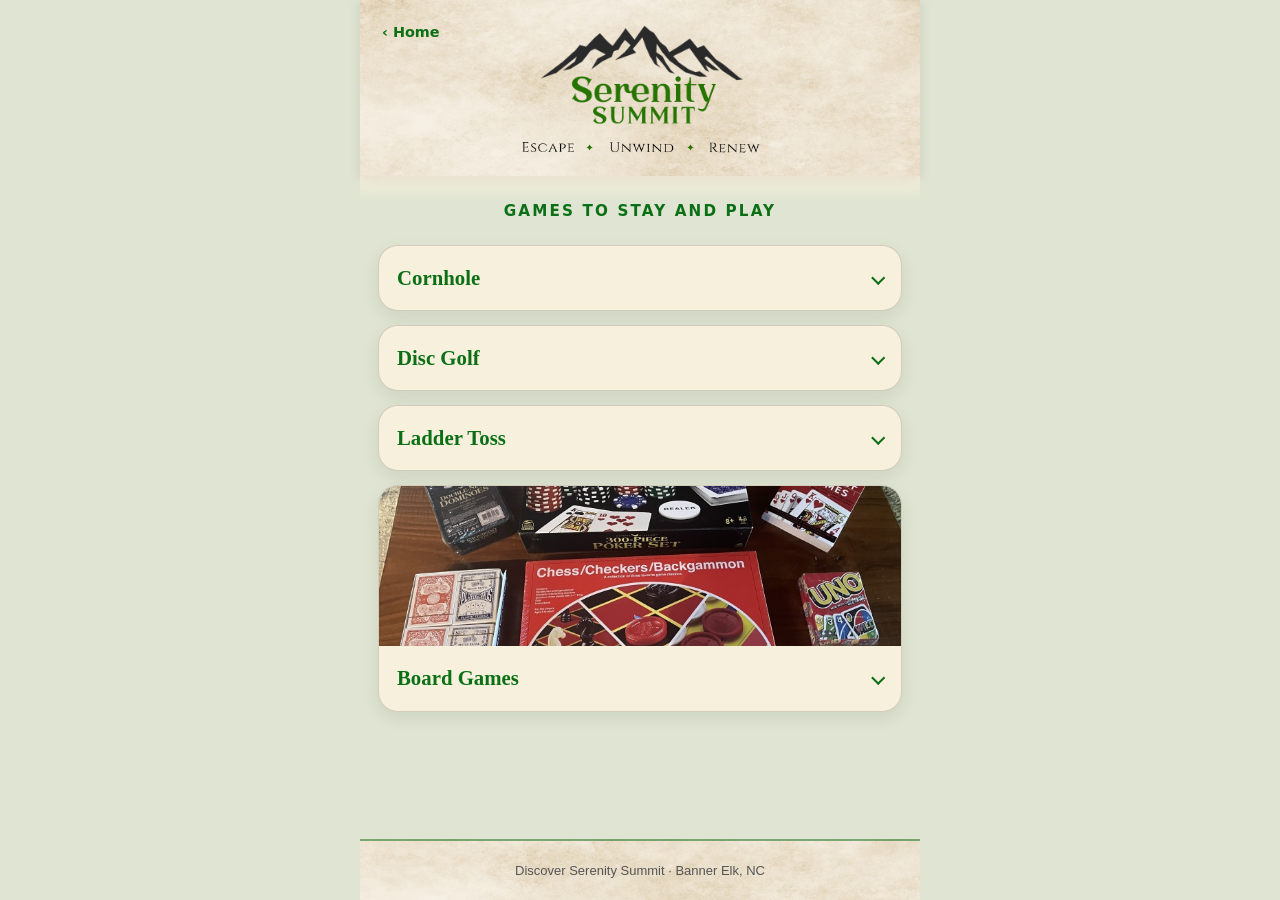
<file: play.html>
<!doctype html>
<html lang="en">
<head>
<meta charset="utf-8">
<meta name="viewport" content="width=device-width, initial-scale=1">
<meta name="theme-color" content="#ffffff">
<title>Let's Play! | Serenity Summit</title>
<link rel="stylesheet" href="shared.css?v=7">
<style>
.card.acc{padding:0;overflow:hidden}
.acc-head{width:100%;display:flex;justify-content:space-between;align-items:center;text-align:left;padding:18px;border:0;background:transparent;font-family:Georgia,serif;font-size:1.3rem;font-weight:700;color:var(--green);cursor:pointer}
.acc-head>span:first-child{font-family:Georgia,serif;font-size:1.3rem;font-weight:700;color:var(--green)}
.acc-head .chev{color:var(--green);width:.65rem;height:.65rem;border-right:2px solid currentColor;border-bottom:2px solid currentColor;transform:rotate(45deg);transition:transform .2s;flex:none;margin-left:12px}
.acc-head[aria-expanded="true"] .chev{transform:rotate(225deg)}
.acc-body{padding:2px 18px 18px}
.acc-photo{display:block;width:100%;height:160px;object-fit:cover;cursor:pointer}
.acc-body h2{margin:14px 0 8px;font-family:Georgia,serif;font-size:1.06rem;color:var(--green)}
.acc-body h2:first-child{margin-top:2px}
.acc-body p{margin:0 0 .6rem;line-height:1.45;font-size:.95rem}
.detail-photo{display:block;width:100%;border-radius:14px;margin-bottom:6px}
.scoreboard{display:grid;grid-template-columns:1fr 1fr;gap:14px;margin-top:12px}
.team{text-align:center;background:rgba(255,255,255,.5);border-radius:16px;padding:14px 10px}
.team h3{margin:0 0 8px;color:var(--green)}
.score{font-size:3.2rem;font-weight:700;margin-bottom:10px}
.team button{border:0;border-radius:12px;padding:10px 12px;margin:4px;background:var(--green);color:#fff;font-weight:700;font-size:1rem;cursor:pointer}
.reset{display:block;width:100%;margin-top:18px;border:0;border-radius:12px;padding:12px;background:#444;color:#fff;font-weight:700;font-size:1rem;cursor:pointer}
.winner{margin-top:14px;font-weight:700;color:var(--gold);text-align:center;font-size:1.2rem}
.soon{color:#66706b;font-style:italic}
</style>
</head>
<body>
<div class="page">

<header class="header">

  <a class="back" href="./">‹ Home</a>

  <a class="logo-link" href="./" aria-label="Serenity Summit home"><img class="logo"
       src="images/Logo-Borderless-sm2.png"
       alt="Serenity Summit"></a>

  <img class="tagline-image"
       src="images/Tagline.png"
       alt="Escape • Unwind • Renew">

</header>
<div class="fade" aria-hidden="true"></div>
<main class="content">
  <p class="intro">
    Games to Stay and Play
  </p>

  <div class="stack">

    <section class="card acc">
      <button class="acc-head" aria-expanded="false" aria-controls="acc-cornhole"><span>Cornhole</span><span class="chev" aria-hidden="true"></span></button>
      <div class="acc-body" id="acc-cornhole" hidden>
        <h2>Where to Find Equipment</h2>
        <p>The boards and bags are stored in the shed near the fire pit. Please return everything there when finished.</p>
        <h2>Setup &amp; Rules</h2>
        <p>Place the boards facing each other. Traditional distance is 27 feet from front edge to front edge, but mountain-house rules allow &ldquo;close enough.&rdquo; Play to 21.</p>
        <h2>Play &amp; Keep Score</h2>
        <p>Use the simple scorekeeper so nobody has to remember whether it was 14&ndash;11 or 14&ndash;12 after the last beverage.</p>
        <div class="scoreboard">
          <div class="team">
            <h3>Summer</h3>
            <div id="scoreA" class="score">0</div>
            <button onclick="addScore('A',1)">+1</button>
            <button onclick="addScore('A',3)">+3</button>
            <button onclick="addScore('A',-1)">&minus;1</button>
          </div>
          <div class="team">
            <h3>Autumn</h3>
            <div id="scoreB" class="score">0</div>
            <button onclick="addScore('B',1)">+1</button>
            <button onclick="addScore('B',3)">+3</button>
            <button onclick="addScore('B',-1)">&minus;1</button>
          </div>
        </div>
        <div id="winner" class="winner"></div>
        <button class="reset" onclick="resetGame()">Reset Game</button>
      </div>
    </section>

    <section class="card acc">
      <button class="acc-head" aria-expanded="false" aria-controls="acc-discgolf"><span>Disc Golf</span><span class="chev" aria-hidden="true"></span></button>
      <div class="acc-body" id="acc-discgolf" hidden>
        <p class="soon">Scorekeeper coming soon.</p>
      </div>
    </section>

    <section class="card acc">
      <button class="acc-head" aria-expanded="false" aria-controls="acc-laddertoss"><span>Ladder Toss</span><span class="chev" aria-hidden="true"></span></button>
      <div class="acc-body" id="acc-laddertoss" hidden>
        <p class="soon">Scorekeeper coming soon.</p>
      </div>
    </section>

    <section class="card acc">
      <img class="acc-photo" src="guest-guide/assets/games.jpg" alt="Assortment of board and card games at the cabin" data-acc-target="acc-boardgames"><button class="acc-head" aria-expanded="false" aria-controls="acc-boardgames"><span>Board Games</span><span class="chev" aria-hidden="true"></span></button>
      <div class="acc-body" id="acc-boardgames" hidden>
        <h2>What We Have</h2>
        <p>An assortment of board and card games is provided on both the main and lower levels &mdash; something for all ages, from quick card games to longer strategy nights.</p>
        <p>Please leave them in good condition for future guests.</p>
      </div>
    </section>

  </div>

</main>
<div class="footer">Discover Serenity Summit · Banner Elk, NC</div>

</div>

<script>
document.querySelectorAll('.acc-photo').forEach(function(img){
  img.addEventListener('click', function(){
    document.querySelector('[aria-controls="' + img.getAttribute('data-acc-target') + '"]').click();
  });
});
document.querySelectorAll('.acc-head').forEach(function(btn){
  btn.addEventListener('click', function(){
    var willOpen = btn.getAttribute('aria-expanded') !== 'true';
    document.querySelectorAll('.acc-head').forEach(function(b){
      b.setAttribute('aria-expanded', 'false');
      document.getElementById(b.getAttribute('aria-controls')).hidden = true;
    });
    if (willOpen){
      btn.setAttribute('aria-expanded', 'true');
      document.getElementById(btn.getAttribute('aria-controls')).hidden = false;
      scrollCardIntoView(btn);
    }
function scrollCardIntoView(btn){
  var card=btn.closest('.card');
  var header=document.querySelector('.header');
  var y=card.getBoundingClientRect().top+window.scrollY-(header?header.offsetHeight:0)-12;
  window.scrollTo({top:y,behavior:'smooth'});
}

  });
});

let scores = { A: 0, B: 0 };

function addScore(team, points) {
  scores[team] += points;
  if (scores[team] < 0) scores[team] = 0;
  updateScores();
}

function updateScores() {
  document.getElementById("scoreA").textContent = scores.A;
  document.getElementById("scoreB").textContent = scores.B;

  const winner = document.getElementById("winner");

  if (scores.A >= 21 && scores.A > scores.B) {
    winner.textContent = "🏆 Summer wins!";
  } else if (scores.B >= 21 && scores.B > scores.A) {
    winner.textContent = "🏆 Autumn wins!";
  } else {
    winner.textContent = "";
  }
}

function resetGame() {
  scores = { A: 0, B: 0 };
  updateScores();
}
</script>

</body>
</html>
</file>
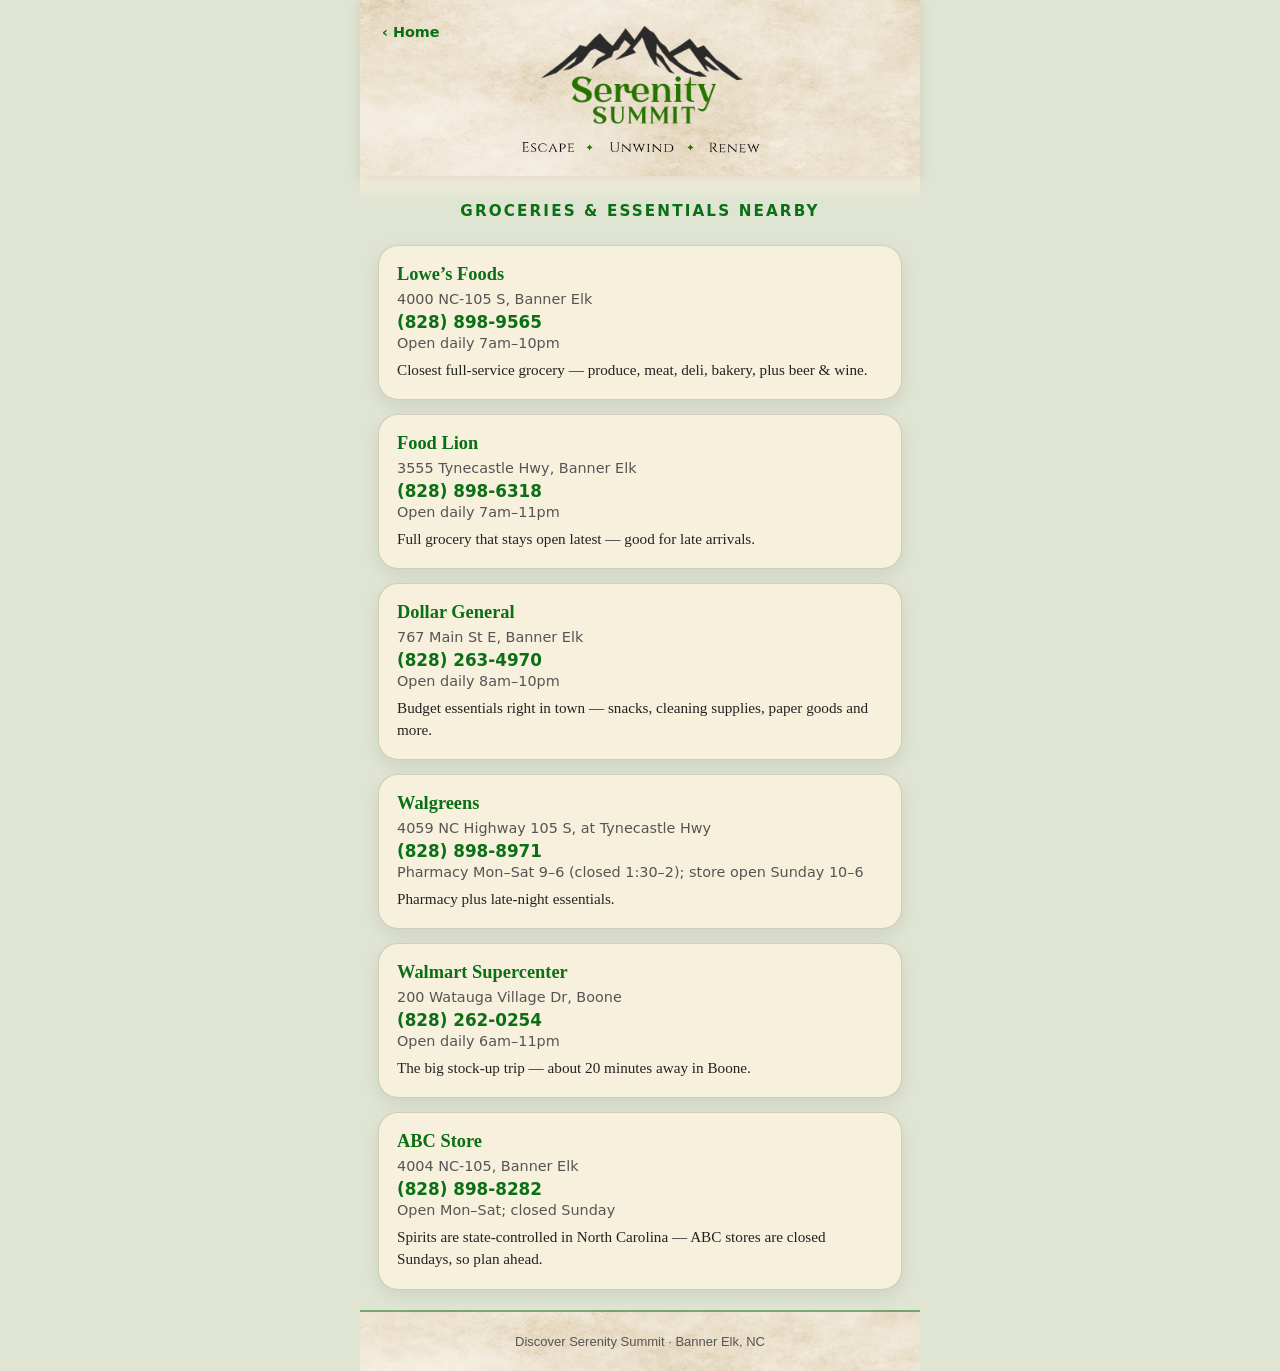
<file: shopping.html>
<!doctype html>
<html lang="en">
<head>
<meta charset="utf-8">
<meta name="viewport" content="width=device-width, initial-scale=1">
<meta name="theme-color" content="#ffffff">
<title>Shopping | Serenity Summit</title>
<link rel="stylesheet" href="shared.css?v=7">
<style>
.card h2{margin:0 0 6px;font-family:Georgia,serif;font-size:1.15rem;color:var(--green)}
.store-map{color:inherit;text-decoration:none}
.store-map:hover{text-decoration:underline}
.store-addr{font-family:system-ui,sans-serif;font-size:.9rem;color:#555;margin:0}
a.tel{display:inline-block;margin:5px 0 3px;font-family:system-ui,sans-serif;font-weight:700;font-size:1.05rem;color:var(--green);text-decoration:none}
.store-hours{font-family:system-ui,sans-serif;font-size:.9rem;color:#555;margin:0 0 8px}
.store-note{font-size:.95rem;line-height:1.45;margin:0}
</style>
</head>
<body>
<div class="page">

<header class="header">
  <a class="back" href="./">‹ Home</a>
  <a class="logo-link" href="./" aria-label="Serenity Summit home"><img class="logo"
       src="images/Logo-Borderless-sm2.png"
       alt="Serenity Summit"></a>
  <img class="tagline-image"
       src="images/Tagline.png"
       alt="Escape • Unwind • Renew">
</header>
<div class="fade" aria-hidden="true"></div>

<main class="content">
  <p class="intro">Groceries &amp; Essentials Nearby</p>

  <div class="stack">

    <section class="card">
      <h2><a class="store-map" href="https://www.google.com/maps/search/?api=1&amp;query=Lowe%27s+Foods+4000+NC-105+S+Banner+Elk+NC" target="_blank" rel="noopener">Lowe&rsquo;s Foods</a></h2>
      <p class="store-addr">4000 NC-105 S, Banner Elk</p>
      <a class="tel" href="tel:+18288989565">(828) 898-9565</a>
      <p class="store-hours">Open daily 7am&ndash;10pm</p>
      <p class="store-note">Closest full-service grocery &mdash; produce, meat, deli, bakery, plus beer &amp; wine.</p>
    </section>

    <section class="card">
      <h2><a class="store-map" href="https://www.google.com/maps/search/?api=1&amp;query=Food+Lion+3555+Tynecastle+Hwy+Banner+Elk+NC" target="_blank" rel="noopener">Food Lion</a></h2>
      <p class="store-addr">3555 Tynecastle Hwy, Banner Elk</p>
      <a class="tel" href="tel:+18288986318">(828) 898-6318</a>
      <p class="store-hours">Open daily 7am&ndash;11pm</p>
      <p class="store-note">Full grocery that stays open latest &mdash; good for late arrivals.</p>
    </section>

    <section class="card">
      <h2><a class="store-map" href="https://www.google.com/maps/search/?api=1&amp;query=Dollar+General+767+Main+St+E+Banner+Elk+NC" target="_blank" rel="noopener">Dollar General</a></h2>
      <p class="store-addr">767 Main St E, Banner Elk</p>
      <a class="tel" href="tel:+18282634970">(828) 263-4970</a>
      <p class="store-hours">Open daily 8am&ndash;10pm</p>
      <p class="store-note">Budget essentials right in town &mdash; snacks, cleaning supplies, paper goods and more.</p>
    </section>

    <section class="card">
      <h2><a class="store-map" href="https://www.google.com/maps/search/?api=1&amp;query=Walgreens+4059+NC-105+S+Banner+Elk+NC" target="_blank" rel="noopener">Walgreens</a></h2>
      <p class="store-addr">4059 NC Highway 105 S, at Tynecastle Hwy</p>
      <a class="tel" href="tel:+18288988971">(828) 898-8971</a>
      <p class="store-hours">Pharmacy Mon&ndash;Sat 9&ndash;6 (closed 1:30&ndash;2); store open Sunday 10&ndash;6</p>
      <p class="store-note">Pharmacy plus late-night essentials.</p>
    </section>

    <section class="card">
      <h2><a class="store-map" href="https://www.google.com/maps/search/?api=1&amp;query=Walmart+Supercenter+200+Watauga+Village+Dr+Boone+NC" target="_blank" rel="noopener">Walmart Supercenter</a></h2>
      <p class="store-addr">200 Watauga Village Dr, Boone</p>
      <a class="tel" href="tel:+18282620254">(828) 262-0254</a>
      <p class="store-hours">Open daily 6am&ndash;11pm</p>
      <p class="store-note">The big stock-up trip &mdash; about 20 minutes away in Boone.</p>
    </section>

    <section class="card">
      <h2><a class="store-map" href="https://www.google.com/maps/search/?api=1&amp;query=ABC+Store+4004+NC-105+Banner+Elk+NC" target="_blank" rel="noopener">ABC Store</a></h2>
      <p class="store-addr">4004 NC-105, Banner Elk</p>
      <a class="tel" href="tel:+18288988282">(828) 898-8282</a>
      <p class="store-hours">Open Mon&ndash;Sat; closed Sunday</p>
      <p class="store-note">Spirits are state-controlled in North Carolina &mdash; ABC stores are closed Sundays, so plan ahead.</p>
    </section>

  </div>

</main>
<div class="footer">Discover Serenity Summit · Banner Elk, NC</div>

</div>
</body>
</html>
</file>
<file: shared.css>
:root{
  --green:#0b6f16;
  --cream:#f7f0dc;
  --sage:#dfe5d2;
  --dark:#222;
  --gold:#c9891f;
}
*{box-sizing:border-box}
html{background:#ffffff}
body{-webkit-text-size-adjust:100%;text-size-adjust:100%;
  margin:0;
  font-family:Georgia,"Times New Roman",serif;
  color:var(--dark);
  background:var(--sage);
}
.page{max-width:560px;margin:auto;min-height:100vh;display:flex;flex-direction:column}
.header {
  position: sticky;
  top: 0;
  z-index: 1000;

  text-align: center;
  padding: 22px 18px 18px;

  background-color: #f7f0dc;
  background-image:
    linear-gradient(rgba(247,240,220,.18), rgba(247,240,220,.18)),
    url("./images/header-parchment.jpg");

  background-size: cover;
  background-position: center;
  background-repeat: no-repeat;

  box-shadow: 0 2px 12px rgba(0,0,0,.10);
}
/* Back link for sub-pages: include <a class="back" href="..."> only on non-home pages */
.back{
  position:absolute;
  left:14px;
  top:14px;
  font-family:system-ui,sans-serif;
  font-size:.9rem;
  font-weight:600;
  color:var(--green);
  text-decoration:none;
  padding:10px 8px;
}
.back:active{opacity:.6}
.mark{font-size:34px;line-height:1}
h1{margin:4px 0 2px;color:var(--green);font-size:2.2rem;line-height:1}
.tagline{
  margin-top:8px;
  letter-spacing:.12em;
  text-transform:uppercase;
  font-size:.72rem;
}
/* Slim parchment-to-sage transition so the header melts into the page body */
.fade{
  height:24px;
  background:linear-gradient(180deg, var(--cream) 0%, var(--sage) 100%);
}
.content{padding:0 18px 20px;flex:1 0 auto}
.logo-link{
  display:block;
  width:225px;
  max-width:70%;
  margin:0 auto 12px;
}
.logo-link .logo{display:block;width:100%;max-width:none;margin:0}
.logo-link:active{opacity:.6}

.tagline-image {
    display: block;
    width: 260px;
    max-width: 80%;
    margin: 0 auto;
}


  .intro{
  text-align:center;
  margin:0 auto 22px;
  line-height:1.5;
  max-width:420px;
  font-family:system-ui,sans-serif;
  font-weight:700;
  text-transform:uppercase;
  letter-spacing:.14em;
  font-size:.95rem;
  color:var(--green);
}
.grid{display:grid;gap:14px}
/* Vertical card stack for sub-pages (game detail, info pages) — same 14px rhythm as .grid */
.stack{display:grid;gap:14px}
.card{
  display:block;
  text-decoration:none;
  color:var(--dark);
  background:var(--cream);
  border:1px solid rgba(0,0,0,.15);
  border-radius:20px;
  padding:18px 18px;
  box-shadow:0 6px 18px rgba(0,0,0,.08);
}
.card strong{
  display:block;
  color:var(--green);
  font-size:1.18rem;
  margin-bottom:5px;
}
.card span{
  display:block;
  font:14px/1.35 system-ui,sans-serif;
  color:#555;
}
.card:active{transform:scale(.985)}
/* Photo cards — format established by Board Games; outdoor game photos to follow */
.card-photo{padding:0;overflow:hidden}
.card-photo img{display:block;width:100%;height:170px;object-fit:cover}
.card-photo strong{padding:14px 18px 0}
.card-photo span{padding:0 18px 18px}
.footer {
    margin:0;
    padding: 22px 20px;

    text-align: center;
    font-family: Tahoma, sans-serif;
    font-size: 13px;
    color: #555;

    background-color: #f7f0dc;
    background-image:
        linear-gradient(rgba(247,240,220,.18), rgba(247,240,220,.18)),
        url("images/header-parchment.jpg");

    background-size: cover;
    background-position: center;
    background-repeat: no-repeat;

    border-top: 2px solid rgba(11,111,22,.5);
}
</file>
<file: guest-guide/styles.css>
:root{--green:#0b6f16;--green-dark:#093f0e;--green-soft:#e6ebdd;--gold:#c9891f;--ink:#202623;--muted:#66706b;--paper:#f7f0dc;--bg:#f4f2ec;--danger:#a62f2f;--danger-bg:#fff0ee;--warning:#8b5b0b;--warning-bg:#fff7df;--shadow:0 8px 30px rgba(24,48,36,.09);--radius:16px}
*{box-sizing:border-box}html{scroll-behavior:smooth}body{-webkit-text-size-adjust:100%;text-size-adjust:100%;margin:0;color:var(--ink);background:var(--sage);font-family:Arial,Helvetica,sans-serif;line-height:1.62;min-height:100vh;display:flex;flex-direction:column}img{max-width:100%;display:block}a{color:var(--green-dark)}.skip-link{position:absolute;left:-9999px}.skip-link:focus{left:1rem;top:1rem;background:#fff;padding:.75rem;z-index:99}.utility-bar{background:transparent}.intro{margin-bottom:16px}.utility-inner{max-width:1200px;margin:auto;padding:0 1rem;display:flex;gap:.75rem;align-items:center}.search-wrap{display:flex;align-items:center;gap:.55rem;flex:1;font-weight:700;color:var(--green-dark)}.search-wrap input{width:100%;max-width:520px;border:1px solid #ccd6d0;border-radius:999px;padding:.68rem .9rem;font:inherit}.search-wrap input::placeholder{color:#a3ada9;opacity:1}.text-button{border:0;background:transparent;color:var(--green-dark);font-weight:700;cursor:pointer;padding:.55rem}.layout{width:100%;max-width:1200px;margin:14px auto 3rem;padding:0 1rem;flex:1 0 auto;box-sizing:border-box}.guide{min-width:0}.guide-section{background:var(--paper);border-radius:var(--radius);margin-bottom:1rem;box-shadow:var(--shadow);overflow:hidden;scroll-margin-top:200px}.section-heading{width:100%;display:flex;justify-content:space-between;align-items:center;text-align:left;padding:1.15rem 1.3rem;border:0;background:var(--paper);color:var(--green);font-family:Georgia,serif;font-size:1.3rem;font-weight:700;cursor:pointer}.section-heading:hover{background:#f1e9d3}.chevron{width:.7rem;height:.7rem;border-right:2px solid currentColor;border-bottom:2px solid currentColor;transform:rotate(45deg);transition:.2s}.section-heading[aria-expanded=true] .chevron{transform:rotate(225deg)}.section-content{padding:0 1.35rem 1.5rem}.section-content h3{color:var(--green-dark);margin:1.35rem 0 .45rem;font-family:Georgia,serif}.section-content p{margin:.55rem 0}.section-content li{margin:.28rem 0}.info-grid{display:grid;grid-template-columns:repeat(2,minmax(0,1fr));gap:.75rem;margin:1rem 0}.info-grid>div{padding:1rem;background:var(--green-soft);border-radius:12px}.info-grid span{display:block;text-transform:uppercase;letter-spacing:.06em;font-size:.75rem;color:var(--muted)}.info-grid strong{font-size:1.05rem;overflow-wrap:anywhere}.media-row{display:flex;gap:1rem;flex-wrap:wrap;align-items:center}.media-row img{height:82px;width:auto;border-radius:8px}.notice,.alert{padding:1rem;border-radius:12px;margin:1rem 0}.notice{background:var(--green-soft);border-left:4px solid var(--green)}.alert.danger{background:var(--danger-bg);border-left:4px solid var(--danger)}.alert.warning{background:var(--warning-bg);border-left:4px solid var(--warning)}.wide-image{width:100%;max-height:620px;object-fit:cover;border-radius:12px;margin-top:1rem}.contain-image{object-fit:contain;background:#f7f7f5}.image-grid{display:grid;gap:1rem;margin:1rem 0}.image-grid.two{grid-template-columns:repeat(2,minmax(0,1fr))}.image-grid.three{grid-template-columns:repeat(3,minmax(0,1fr))}.image-grid.four{grid-template-columns:repeat(4,minmax(0,1fr))}.image-grid img{width:100%;height:260px;object-fit:cover;border-radius:12px}.image-grid.contain img,.image-grid figure img{object-fit:contain;background:#f7f7f5}.image-grid figure{margin:0}.image-grid figcaption{font-size:.85rem;color:var(--muted);padding:.4rem .15rem}.split{display:grid;grid-template-columns:1.6fr .9fr;gap:1.2rem;align-items:start}.split.reverse{grid-template-columns:1.6fr .65fr}.split img{width:100%;max-height:380px;object-fit:contain;border-radius:12px;background:#f7f7f5}.split.portrait{grid-template-columns:1fr 220px}.columns{columns:2}.control-list{display:grid;grid-template-columns:150px 1fr;gap:.5rem 1rem}.control-list dt{font-weight:700;color:var(--green-dark)}.control-list dd{margin:0}.source-note{font-size:.85rem;color:var(--muted);font-style:italic}.no-results{padding:1rem;background:#fff;border-radius:12px}.search-hidden{display:none!important}
@media(max-width:850px){.utility-inner{flex-wrap:wrap}.search-wrap{flex-basis:100%}.image-grid.three{grid-template-columns:1fr 1fr}.image-grid.four{grid-template-columns:1fr 1fr}.split,.split.reverse,.split.portrait{grid-template-columns:1fr}.split img{max-height:330px}}
@media(max-width:560px){.utility-inner{gap:.25rem}.section-heading{font-size:1.3rem;padding:1rem}.section-content{padding:0 1rem 1.2rem}.info-grid,.image-grid.two,.image-grid.three,.image-grid.four{grid-template-columns:1fr}.image-grid img{height:auto;max-height:420px}.columns{columns:1}.control-list{grid-template-columns:1fr}.control-list dd{margin-bottom:.5rem}}
@media print{.utility-bar,.chevron{display:none!important}.layout{display:block;max-width:none;margin:0}.guide-section{box-shadow:none;border:1px solid #ddd;break-inside:avoid}.section-content[hidden]{display:block!important}.section-heading{padding:.7rem 1rem}}
</file>
<file: pt-exercises/styles.css>
:root {
  color-scheme: light;
  --ink: #17212b;
  --muted: #607080;
  --navy: #17324d;
  --navy-2: #214d73;
  --paper: #f4f6f8;
  --card: #ffffff;
  --line: #d8e0e8;
  --soft: #eaf1f7;
  --shadow: 0 6px 18px rgba(23, 50, 77, .10);
}
* { box-sizing: border-box; }
html { background: var(--paper); }
body {
  margin: 0;
  min-height: 100dvh;
  background: var(--paper);
  color: var(--ink);
  font-family: system-ui, -apple-system, BlinkMacSystemFont, "Segoe UI", Roboto, Arial, sans-serif;
  -webkit-font-smoothing: antialiased;
}
button { font: inherit; }
.app-shell {
  width: min(100%, 520px);
  min-height: 100dvh;
  margin: 0 auto;
  padding: calc(14px + env(safe-area-inset-top)) 12px calc(28px + env(safe-area-inset-bottom));
}
.app-header {
  display: flex;
  align-items: flex-end;
  justify-content: space-between;
  gap: 10px;
  padding: 2px 4px 0;
}
.eyebrow {
  margin: 0 0 2px;
  color: var(--navy-2);
  font-size: .69rem;
  font-weight: 800;
  letter-spacing: .11em;
}
h1 { margin: 0; color: var(--navy); font-size: clamp(1.65rem, 6vw, 2.1rem); line-height: 1.03; }
.intro { margin: 8px 4px 12px; color: var(--muted); font-size: .92rem; }
.collapse-all {
  border: 0;
  border-radius: 999px;
  padding: 8px 11px;
  background: var(--soft);
  color: var(--navy);
  font-size: .82rem;
  font-weight: 700;
}
.exercise-list { display: grid; gap: 8px; }
.exercise-card {
  overflow: clip;
  border: 1px solid var(--line);
  border-radius: 18px;
  background: var(--card);
  box-shadow: 0 2px 7px rgba(23, 50, 77, .045);
  transition: border-color .18s ease, box-shadow .18s ease, transform .18s ease;
}
.exercise-card.expanded {
  border-color: #9fb4c7;
  box-shadow: var(--shadow);
}
.exercise-toggle {
  width: 100%;
  min-height: 54px;
  display: grid;
  grid-template-columns: 30px 1fr 24px;
  align-items: center;
  gap: 9px;
  border: 0;
  padding: 9px 12px 9px 10px;
  background: transparent;
  color: var(--ink);
  text-align: left;
  cursor: pointer;
  -webkit-tap-highlight-color: transparent;
}
.exercise-toggle:focus-visible { outline: 3px solid #78a9d0; outline-offset: -3px; }
.number {
  display: grid;
  place-items: center;
  width: 30px;
  height: 30px;
  border-radius: 999px;
  background: var(--soft);
  color: var(--navy);
  font-size: .78rem;
  font-weight: 800;
}
.exercise-name { font-size: .98rem; font-weight: 750; line-height: 1.16; }
.chevron {
  width: 10px;
  height: 10px;
  justify-self: center;
  border-right: 2px solid var(--navy-2);
  border-bottom: 2px solid var(--navy-2);
  transform: rotate(45deg) translateY(-2px);
  transition: transform .18s ease;
}
.expanded .chevron { transform: rotate(225deg) translate(-1px, -1px); }
.exercise-details {
  display: none;
  padding: 0 13px 14px;
  border-top: 1px solid var(--line);
}
.expanded .exercise-details { display: block; }
.description {
  margin: 12px 1px 10px;
  font-size: .95rem;
  line-height: 1.36;
}
.dose-grid {
  display: grid;
  grid-template-columns: repeat(3, minmax(0, 1fr));
  gap: 7px;
  margin-bottom: 11px;
}
.dose-grid.two { grid-template-columns: repeat(2, minmax(0, 1fr)); }
.dose-chip {
  min-height: 48px;
  display: grid;
  align-content: center;
  gap: 1px;
  padding: 7px 8px;
  border-radius: 12px;
  background: var(--soft);
  text-align: center;
}
.dose-label { color: var(--muted); font-size: .68rem; font-weight: 750; text-transform: uppercase; letter-spacing: .06em; }
.dose-value { color: var(--navy); font-size: .91rem; font-weight: 800; }
.no-dose {
  margin-bottom: 11px;
  padding: 9px 11px;
  border-radius: 12px;
  background: #f2f3f4;
  color: #5d6770;
  font-size: .86rem;
  font-weight: 650;
}
.exercise-photo-wrap {
  display: grid;
  place-items: center;
  min-height: 185px;
  max-height: 285px;
  overflow: hidden;
  border-radius: 14px;
  background: #fff;
  border: 1px solid #e4e7ea;
}
.exercise-photo {
  display: block;
  width: 100%;
  max-height: 270px;
  object-fit: contain;
  mix-blend-mode: multiply;
}
.source-note { margin: 7px 2px 0; color: #7a8792; font-size: .72rem; text-align: right; }
footer { margin: 15px 5px 0; color: #74818d; font-size: .72rem; line-height: 1.35; }
@media (min-width: 700px) {
  body { padding: 18px 0; }
  .app-shell { min-height: calc(100dvh - 36px); border-radius: 24px; background: #f7f9fb; box-shadow: 0 18px 50px rgba(23, 50, 77, .13); }
}
@media (prefers-reduced-motion: reduce) {
  *, *::before, *::after { scroll-behavior: auto !important; transition: none !important; }
}
</file>
